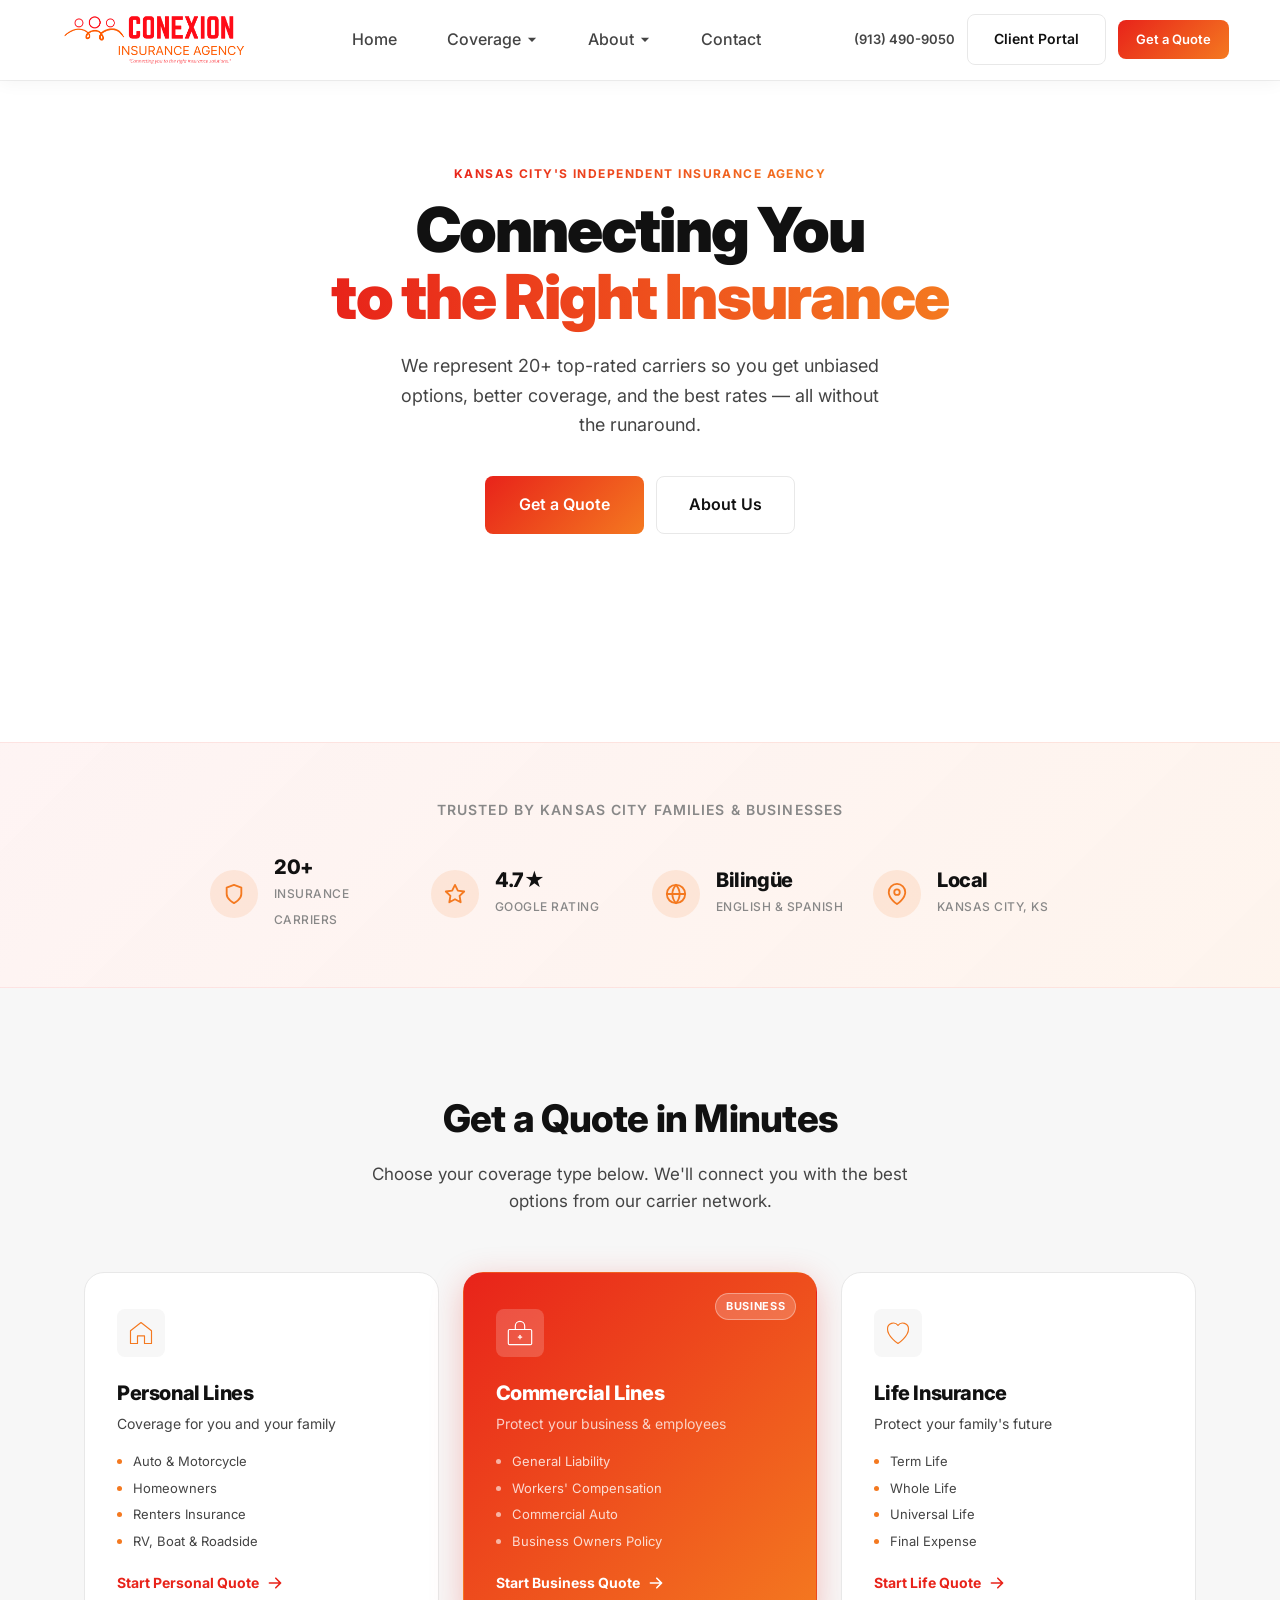
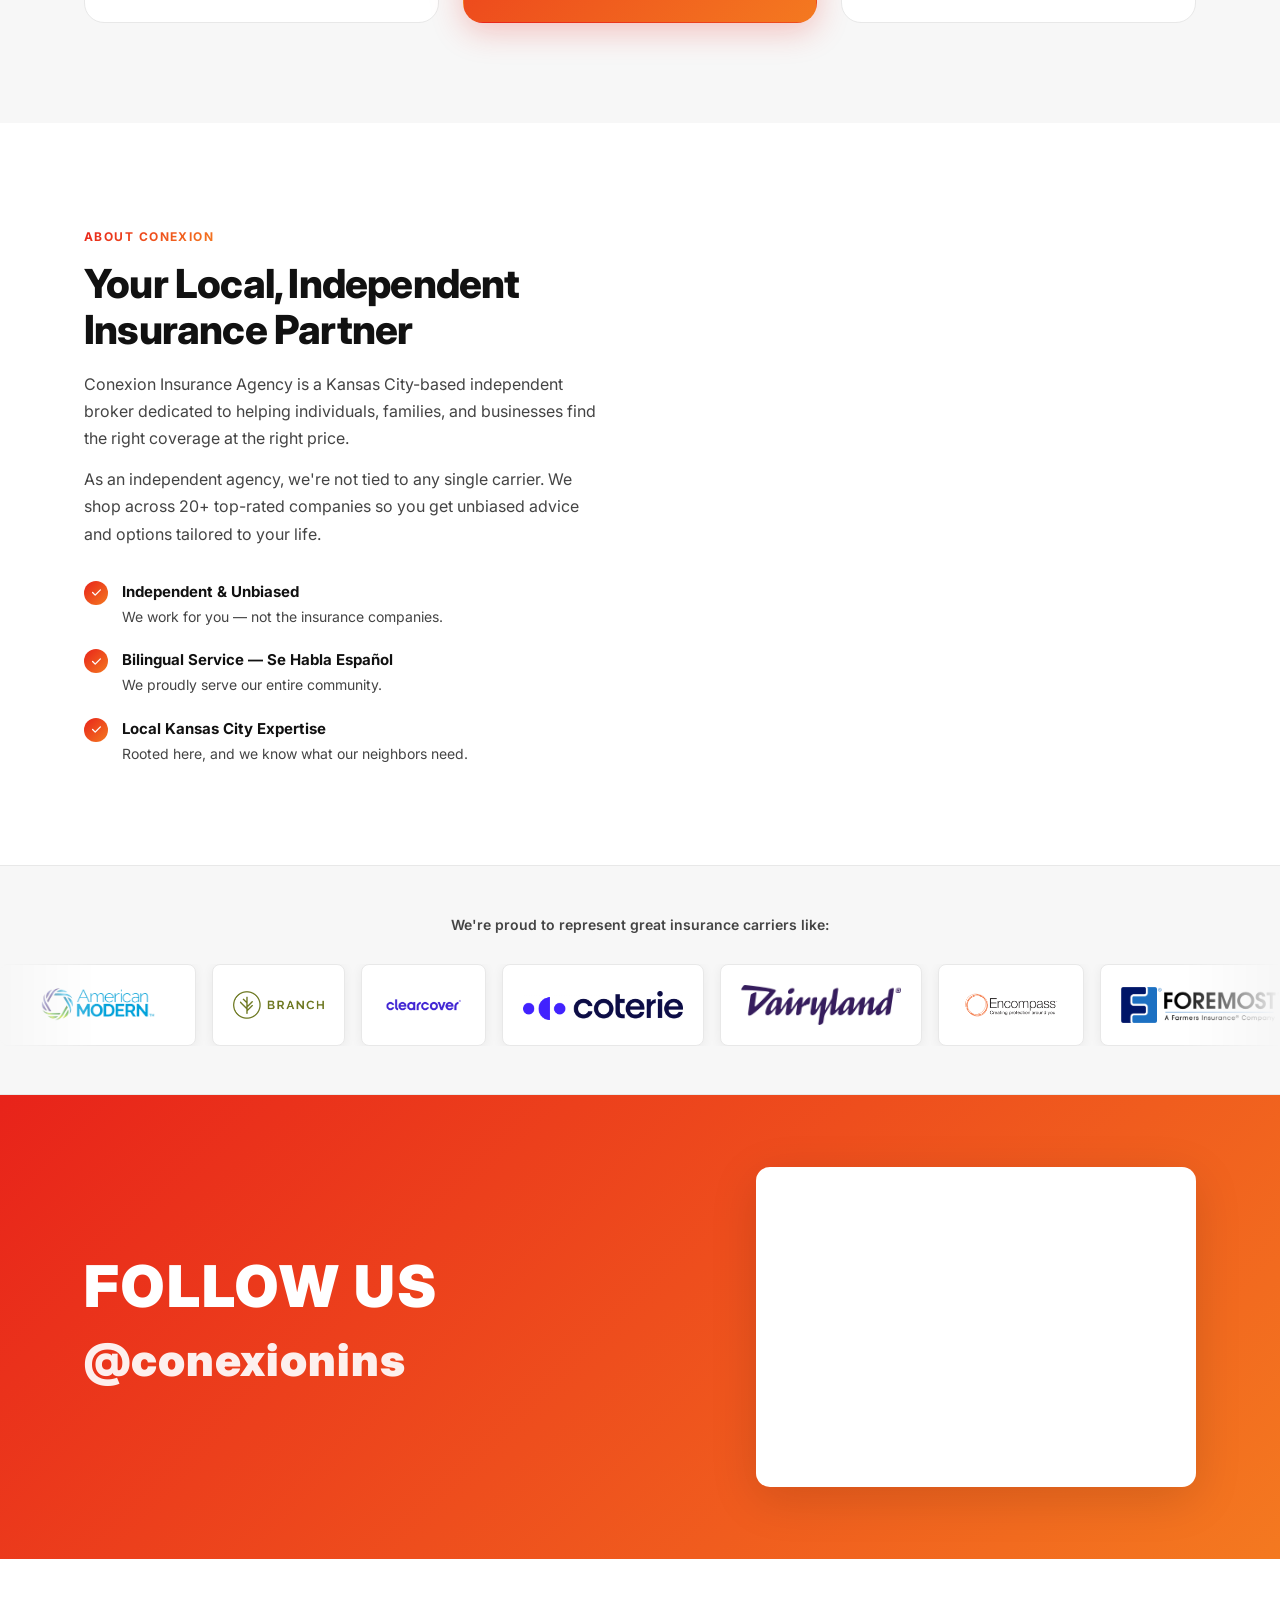
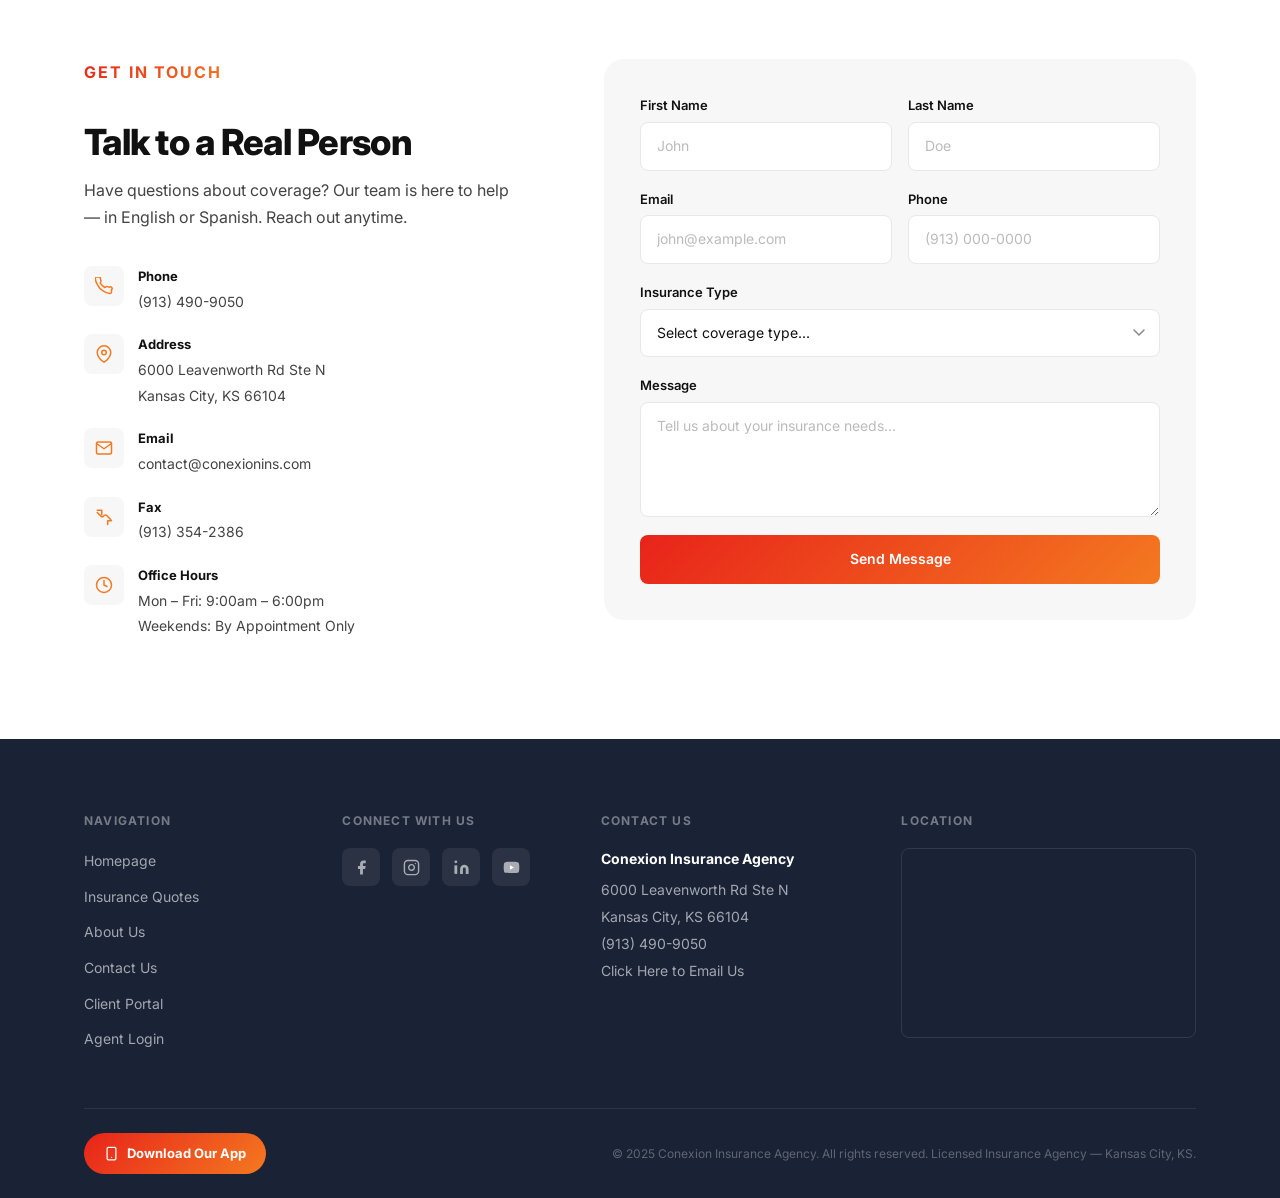
<file: index.html>
<!DOCTYPE html>
<html lang="en">
<head>
  <meta charset="UTF-8">
  <meta name="viewport" content="width=device-width, initial-scale=1.0">
  <title>Conexion Insurance Agency | Kansas City</title>
  <meta name="description" content="Conexion Insurance Agency — Connecting you to the right insurance solutions. Auto, Home, Business, and Life Insurance in Kansas City, KS.">
  <link rel="preconnect" href="https://fonts.googleapis.com">
  <link rel="preconnect" href="https://fonts.gstatic.com" crossorigin>
  <link href="https://fonts.googleapis.com/css2?family=Inter:ital,wght@0,300;0,400;0,500;0,600;0,700;0,800;0,900;1,400&display=swap" rel="stylesheet">
  <link rel="icon" type="image/svg+xml" href="favicon.svg">
  <link rel="stylesheet" href="styles.css">
</head>
<body>

  <div id="site-header"></div>

  <!-- ═══════════════════════════════════════════════
       HERO
  ════════════════════════════════════════════════ -->
  <section id="home" class="hero">
    <div class="hero-content">
      <p class="eyebrow">Kansas City's Independent Insurance Agency</p>
      <h1 class="hero-headline">
        <span style="white-space:nowrap">Connecting You</span><br>
        <span class="gradient-text">to the Right Insurance</span>
      </h1>
      <p class="hero-sub">
        We represent 20+ top-rated carriers so you get unbiased options, better coverage, and the best rates — all without the runaround.
      </p>
      <div class="hero-actions">
        <a href="#coverage" class="btn-primary btn-large">Get a Quote</a>
        <a href="#about" class="btn-ghost btn-large">About Us</a>
      </div>
    </div>

  </section>

  <!-- ═══════════════════════════════════════════════
       STATS BAR
  ════════════════════════════════════════════════ -->
  <section class="stats-bar">
    <div class="container">
      <p class="stats-bar__label">Trusted by Kansas City families &amp; businesses</p>
      <div class="stats-bar__grid">
        <div class="stat-item">
          <div class="stat-icon">
            <svg viewBox="0 0 24 24" fill="none" stroke="currentColor" stroke-width="2" stroke-linecap="round" stroke-linejoin="round"><path d="M12 22s8-4 8-10V5l-8-3-8 3v7c0 6 8 10 8 10z"/></svg>
          </div>
          <div>
            <strong>20+</strong>
            <span>Insurance Carriers</span>
          </div>
        </div>
        <div class="stat-item">
          <div class="stat-icon">
            <svg viewBox="0 0 24 24" fill="none" stroke="currentColor" stroke-width="2" stroke-linecap="round" stroke-linejoin="round"><polygon points="12 2 15.09 8.26 22 9.27 17 14.14 18.18 21.02 12 17.77 5.82 21.02 7 14.14 2 9.27 8.91 8.26 12 2"/></svg>
          </div>
          <div>
            <strong>4.7★</strong>
            <span>Google Rating</span>
          </div>
        </div>
        <div class="stat-item">
          <div class="stat-icon">
            <svg viewBox="0 0 24 24" fill="none" stroke="currentColor" stroke-width="2" stroke-linecap="round" stroke-linejoin="round"><circle cx="12" cy="12" r="10"/><line x1="2" y1="12" x2="22" y2="12"/><path d="M12 2a15.3 15.3 0 014 10 15.3 15.3 0 01-4 10 15.3 15.3 0 01-4-10 15.3 15.3 0 014-10z"/></svg>
          </div>
          <div>
            <strong>Bilingüe</strong>
            <span>English &amp; Spanish</span>
          </div>
        </div>
        <div class="stat-item">
          <div class="stat-icon">
            <svg viewBox="0 0 24 24" fill="none" stroke="currentColor" stroke-width="2" stroke-linecap="round" stroke-linejoin="round"><path d="M21 10c0 7-9 13-9 13s-9-6-9-13a9 9 0 0118 0z"/><circle cx="12" cy="10" r="3"/></svg>
          </div>
          <div>
            <strong>Local</strong>
            <span>Kansas City, KS</span>
          </div>
        </div>
      </div>
    </div>
  </section>

  <!-- ═══════════════════════════════════════════════
       QUOTE / COVERAGE SECTION
  ════════════════════════════════════════════════ -->
  <section id="coverage" class="coverage-section">
    <div class="container">
      <div class="section-header">
        <h2>Get a Quote in Minutes</h2>
        <p>Choose your coverage type below. We'll connect you with the best options from our carrier network.</p>
      </div>

      <div class="quote-grid">

        <!-- Personal Lines -->
        <a href="https://quote.quotamation.com/direct-quote/conexioninsurance"
           target="_blank" rel="noopener noreferrer"
           class="quote-card">
          <div class="quote-card__icon">
            <svg viewBox="0 0 48 48" fill="none" stroke="currentColor" stroke-width="2" stroke-linecap="round" stroke-linejoin="round">
              <path d="M6 20L24 6L42 20V42H30V29H18V42H6V20Z"/>
            </svg>
          </div>
          <div class="quote-card__body">
            <h3>Personal Lines</h3>
            <p>Coverage for you and your family</p>
            <ul class="coverage-list">
              <li>Auto &amp; Motorcycle</li>
              <li>Homeowners</li>
              <li>Renters Insurance</li>
              <li>RV, Boat &amp; Roadside</li>
            </ul>
          </div>
          <div class="quote-card__cta">
            Start Personal Quote
            <svg viewBox="0 0 20 20" fill="currentColor"><path fill-rule="evenodd" d="M10.293 3.293a1 1 0 011.414 0l6 6a1 1 0 010 1.414l-6 6a1 1 0 01-1.414-1.414L14.586 11H3a1 1 0 110-2h11.586l-4.293-4.293a1 1 0 010-1.414z" clip-rule="evenodd"/></svg>
          </div>
        </a>

        <!-- Commercial Lines (featured) -->
        <a href="https://form.1fort.com/argsshal"
           target="_blank" rel="noopener noreferrer"
           class="quote-card quote-card--featured">
          <div class="featured-tag">Business</div>
          <div class="quote-card__icon">
            <svg viewBox="0 0 48 48" fill="none" stroke="currentColor" stroke-width="2" stroke-linecap="round" stroke-linejoin="round">
              <rect x="4" y="18" width="40" height="26" rx="2"/>
              <path d="M16 18V12a8 8 0 0116 0v6"/>
              <line x1="24" y1="28" x2="24" y2="34"/>
              <line x1="21" y1="31" x2="27" y2="31"/>
            </svg>
          </div>
          <div class="quote-card__body">
            <h3>Commercial Lines</h3>
            <p>Protect your business &amp; employees</p>
            <ul class="coverage-list">
              <li>General Liability</li>
              <li>Workers' Compensation</li>
              <li>Commercial Auto</li>
              <li>Business Owners Policy</li>
            </ul>
          </div>
          <div class="quote-card__cta">
            Start Business Quote
            <svg viewBox="0 0 20 20" fill="currentColor"><path fill-rule="evenodd" d="M10.293 3.293a1 1 0 011.414 0l6 6a1 1 0 010 1.414l-6 6a1 1 0 01-1.414-1.414L14.586 11H3a1 1 0 110-2h11.586l-4.293-4.293a1 1 0 010-1.414z" clip-rule="evenodd"/></svg>
          </div>
        </a>

        <!-- Life Insurance -->
        <a href="https://app.back9ins.com/apply/ElisUmana"
           target="_blank" rel="noopener noreferrer"
           class="quote-card">
          <div class="quote-card__icon">
            <svg viewBox="0 0 48 48" fill="none" stroke="currentColor" stroke-width="2" stroke-linecap="round" stroke-linejoin="round">
              <path d="M24 42S6 30 6 17a10 10 0 0118-6 10 10 0 0118 6c0 13-18 25-18 25z"/>
            </svg>
          </div>
          <div class="quote-card__body">
            <h3>Life Insurance</h3>
            <p>Protect your family's future</p>
            <ul class="coverage-list">
              <li>Term Life</li>
              <li>Whole Life</li>
              <li>Universal Life</li>
              <li>Final Expense</li>
            </ul>
          </div>
          <div class="quote-card__cta">
            Start Life Quote
            <svg viewBox="0 0 20 20" fill="currentColor"><path fill-rule="evenodd" d="M10.293 3.293a1 1 0 011.414 0l6 6a1 1 0 010 1.414l-6 6a1 1 0 01-1.414-1.414L14.586 11H3a1 1 0 110-2h11.586l-4.293-4.293a1 1 0 010-1.414z" clip-rule="evenodd"/></svg>
          </div>
        </a>

      </div>
    </div>
  </section>

  <!-- ═══════════════════════════════════════════════
       ABOUT
  ════════════════════════════════════════════════ -->
  <section id="about" class="about-section">
    <div class="container">
      <div class="about-grid">

        <div class="about-content">
          <p class="eyebrow">About Conexion</p>
          <h2>Your Local, Independent Insurance Partner</h2>
          <p class="body-lg">Conexion Insurance Agency is a Kansas City-based independent broker dedicated to helping individuals, families, and businesses find the right coverage at the right price.</p>
          <p class="body-lg">As an independent agency, we're not tied to any single carrier. We shop across 20+ top-rated companies so you get unbiased advice and options tailored to your life.</p>

          <div class="about-features">
            <div class="about-feature">
              <div class="check-icon" aria-hidden="true">
                <svg viewBox="0 0 20 20" fill="currentColor"><path fill-rule="evenodd" d="M16.707 5.293a1 1 0 010 1.414l-8 8a1 1 0 01-1.414 0l-4-4a1 1 0 011.414-1.414L8 12.586l7.293-7.293a1 1 0 011.414 0z" clip-rule="evenodd"/></svg>
              </div>
              <div>
                <strong>Independent &amp; Unbiased</strong>
                <p>We work for you — not the insurance companies.</p>
              </div>
            </div>
            <div class="about-feature">
              <div class="check-icon" aria-hidden="true">
                <svg viewBox="0 0 20 20" fill="currentColor"><path fill-rule="evenodd" d="M16.707 5.293a1 1 0 010 1.414l-8 8a1 1 0 01-1.414 0l-4-4a1 1 0 011.414-1.414L8 12.586l7.293-7.293a1 1 0 011.414 0z" clip-rule="evenodd"/></svg>
              </div>
              <div>
                <strong>Bilingual Service — Se Habla Español</strong>
                <p>We proudly serve our entire community.</p>
              </div>
            </div>
            <div class="about-feature">
              <div class="check-icon" aria-hidden="true">
                <svg viewBox="0 0 20 20" fill="currentColor"><path fill-rule="evenodd" d="M16.707 5.293a1 1 0 010 1.414l-8 8a1 1 0 01-1.414 0l-4-4a1 1 0 011.414-1.414L8 12.586l7.293-7.293a1 1 0 011.414 0z" clip-rule="evenodd"/></svg>
              </div>
              <div>
                <strong>Local Kansas City Expertise</strong>
                <p>Rooted here, and we know what our neighbors need.</p>
              </div>
            </div>
          </div>
        </div>

        <div class="about-reviews">
          <script src="https://elfsightcdn.com/platform.js" async></script>
          <div class="elfsight-app-00452bff-cc9b-44c9-9ecc-24300dfd9341" data-elfsight-app-lazy></div>
        </div>

      </div>
    </div>
  </section>

  <!-- ═══════════════════════════════════════════════
       CARRIERS MARQUEE
  ════════════════════════════════════════════════ -->
  <section class="carriers-section">
    <p class="carriers-label">We're proud to represent great insurance carriers like:</p>
    <div class="marquee-track" aria-hidden="true">
      <div class="marquee-inner">
        <!-- Set 1 -->
        <div class="carrier-badge"><img src="logos/American-Modern.webp" alt="American Modern" loading="lazy"></div>
        <div class="carrier-badge"><img src="logos/branch-1.webp" alt="Branch" loading="lazy"></div>
        <div class="carrier-badge"><img src="logos/clearcover.png" alt="Clearcover" loading="lazy"></div>
        <div class="carrier-badge"><img src="logos/Coterie_Logo_Trans_FullColor-1024x185.png" alt="Coterie" loading="lazy"></div>
        <div class="carrier-badge"><img src="logos/DL_rgb_logo.png" alt="Dairyland" loading="lazy"></div>
        <div class="carrier-badge"><img src="logos/encompass.png" alt="Encompass" loading="lazy"></div>
        <div class="carrier-badge"><img src="logos/logos_0002_Foremost.png" alt="Foremost" loading="lazy"></div>
        <div class="carrier-badge"><img src="logos/berkshire-hathaway-specialty-logo.png" alt="Berkshire Hathaway" loading="lazy"></div>
        <div class="carrier-badge"><img src="logos/infinity-insurance-logo-png.png" alt="Infinity" loading="lazy"></div>
        <div class="carrier-badge"><img src="logos/kemper.png" alt="Kemper" loading="lazy"></div>
        <div class="carrier-badge"><img src="logos/Logo_of_Lemonade,_Inc.svg.png" alt="Lemonade" loading="lazy"></div>
        <div class="carrier-badge"><img src="logos/liberty mututal.png" alt="Liberty Mutual" loading="lazy"></div>
        <div class="carrier-badge"><img src="logos/National-General-Insurance-Logo-Vector.svg-.png" alt="National General" loading="lazy"></div>
        <div class="carrier-badge"><img src="logos/Nationwide-Insurance-Logo.png" alt="Nationwide" loading="lazy"></div>
        <div class="carrier-badge"><img src="logos/pie.webp" alt="Pie" loading="lazy"></div>
        <div class="carrier-badge"><img src="logos/progressive.png" alt="Progressive" loading="lazy"></div>
        <div class="carrier-badge"><img src="logos/safeco.png" alt="Safeco" loading="lazy"></div>
        <div class="carrier-badge"><img src="logos/stateauto.webp" alt="State Auto" loading="lazy"></div>
        <div class="carrier-badge"><img src="logos/The_Hartford_Financial_Services_Group_logo.svg.png" alt="The Hartford" loading="lazy"></div>
        <div class="carrier-badge"><img src="logos/travelers.png" alt="Travelers" loading="lazy"></div>
        <!-- Set 2 (duplicate for seamless loop) -->
        <div class="carrier-badge"><img src="logos/American-Modern.webp" alt="American Modern" loading="lazy"></div>
        <div class="carrier-badge"><img src="logos/branch-1.webp" alt="Branch" loading="lazy"></div>
        <div class="carrier-badge"><img src="logos/clearcover.png" alt="Clearcover" loading="lazy"></div>
        <div class="carrier-badge"><img src="logos/Coterie_Logo_Trans_FullColor-1024x185.png" alt="Coterie" loading="lazy"></div>
        <div class="carrier-badge"><img src="logos/DL_rgb_logo.png" alt="Dairyland" loading="lazy"></div>
        <div class="carrier-badge"><img src="logos/encompass.png" alt="Encompass" loading="lazy"></div>
        <div class="carrier-badge"><img src="logos/logos_0002_Foremost.png" alt="Foremost" loading="lazy"></div>
        <div class="carrier-badge"><img src="logos/berkshire-hathaway-specialty-logo.png" alt="Berkshire Hathaway" loading="lazy"></div>
        <div class="carrier-badge"><img src="logos/infinity-insurance-logo-png.png" alt="Infinity" loading="lazy"></div>
        <div class="carrier-badge"><img src="logos/kemper.png" alt="Kemper" loading="lazy"></div>
        <div class="carrier-badge"><img src="logos/Logo_of_Lemonade,_Inc.svg.png" alt="Lemonade" loading="lazy"></div>
        <div class="carrier-badge"><img src="logos/liberty mututal.png" alt="Liberty Mutual" loading="lazy"></div>
        <div class="carrier-badge"><img src="logos/National-General-Insurance-Logo-Vector.svg-.png" alt="National General" loading="lazy"></div>
        <div class="carrier-badge"><img src="logos/Nationwide-Insurance-Logo.png" alt="Nationwide" loading="lazy"></div>
        <div class="carrier-badge"><img src="logos/pie.webp" alt="Pie" loading="lazy"></div>
        <div class="carrier-badge"><img src="logos/progressive.png" alt="Progressive" loading="lazy"></div>
        <div class="carrier-badge"><img src="logos/safeco.png" alt="Safeco" loading="lazy"></div>
        <div class="carrier-badge"><img src="logos/stateauto.webp" alt="State Auto" loading="lazy"></div>
        <div class="carrier-badge"><img src="logos/The_Hartford_Financial_Services_Group_logo.svg.png" alt="The Hartford" loading="lazy"></div>
        <div class="carrier-badge"><img src="logos/travelers.png" alt="Travelers" loading="lazy"></div>
      </div>
    </div>
  </section>

  <!-- ═══════════════════════════════════════════════
       INSTAGRAM
  ════════════════════════════════════════════════ -->
  <section class="instagram-section">
    <div class="container">
      <div class="instagram-inner">

        <div class="instagram-cta">
          <p class="instagram-follow">FOLLOW US</p>
          <a href="https://www.instagram.com/conexionins/" target="_blank" rel="noopener" class="instagram-handle">@conexionins</a>
        </div>

        <div class="instagram-embed-wrap">
          <iframe class="instagram-media" src="https://www.instagram.com/conexionins/embed/?cr=1&v=13&wp=438&rd=https%3A%2F%2Fwww.conexionins.com" allowtransparency="true" allowfullscreen="true" frameborder="0" scrolling="no"></iframe>
        </div>

      </div>
    </div>
  </section>

  <!-- ═══════════════════════════════════════════════
       CONTACT
  ════════════════════════════════════════════════ -->
  <section id="contact" class="contact-section">
    <div class="container">
      <div class="contact-grid">

        <div class="contact-info">
          <p class="eyebrow">Get in Touch</p>
          <h2>Talk to a Real Person</h2>
          <p>Have questions about coverage? Our team is here to help — in English or Spanish. Reach out anytime.</p>

          <div class="contact-details">
            <a href="tel:9134909050" class="contact-item">
              <div class="contact-item__icon">
                <svg viewBox="0 0 24 24" fill="none" stroke="currentColor" stroke-width="2" stroke-linecap="round" stroke-linejoin="round"><path d="M22 16.92v3a2 2 0 01-2.18 2 19.79 19.79 0 01-8.63-3.07A19.5 19.5 0 013.07 9.8 19.79 19.79 0 01.22 1.22 2 2 0 012.18 0h3a2 2 0 012 1.72c.127.96.361 1.903.7 2.81a2 2 0 01-.45 2.11L6.91 7.91a16 16 0 006.06 6.06l1.27-.63a2 2 0 012.11-.45c.907.339 1.85.573 2.81.7A2 2 0 0122 16.92z"/></svg>
              </div>
              <div>
                <strong>Phone</strong>
                <span>(913) 490-9050</span>
              </div>
            </a>
            <div class="contact-item">
              <div class="contact-item__icon">
                <svg viewBox="0 0 24 24" fill="none" stroke="currentColor" stroke-width="2" stroke-linecap="round" stroke-linejoin="round"><path d="M21 10c0 7-9 13-9 13s-9-6-9-13a9 9 0 0118 0z"/><circle cx="12" cy="10" r="3"/></svg>
              </div>
              <div>
                <strong>Address</strong>
                <span>6000 Leavenworth Rd Ste N<br>Kansas City, KS 66104</span>
              </div>
            </div>
            <a href="mailto:contact@conexionins.com" class="contact-item">
              <div class="contact-item__icon">
                <svg viewBox="0 0 24 24" fill="none" stroke="currentColor" stroke-width="2" stroke-linecap="round" stroke-linejoin="round"><path d="M4 4h16c1.1 0 2 .9 2 2v12c0 1.1-.9 2-2 2H4c-1.1 0-2-.9-2-2V6c0-1.1.9-2 2-2z"/><polyline points="22,6 12,13 2,6"/></svg>
              </div>
              <div>
                <strong>Email</strong>
                <span>contact@conexionins.com</span>
              </div>
            </a>
            <div class="contact-item">
              <div class="contact-item__icon">
                <svg viewBox="0 0 24 24" fill="none" stroke="currentColor" stroke-width="2" stroke-linecap="round" stroke-linejoin="round"><polyline points="22 16.92 16.92 16.92 16.92 22"/><path d="M21 15.46l-5.69-5.69a2 2 0 00-2.83 0l-1.42 1.41a2 2 0 01-2.83 0L3 6"/><path d="M3 3h6v6"/></svg>
              </div>
              <div>
                <strong>Fax</strong>
                <span>(913) 354-2386</span>
              </div>
            </div>
            <div class="contact-item">
              <div class="contact-item__icon">
                <svg viewBox="0 0 24 24" fill="none" stroke="currentColor" stroke-width="2" stroke-linecap="round" stroke-linejoin="round"><circle cx="12" cy="12" r="10"/><polyline points="12 6 12 12 16 14"/></svg>
              </div>
              <div>
                <strong>Office Hours</strong>
                <span>Mon – Fri: 9:00am – 6:00pm<br>Weekends: By Appointment Only</span>
              </div>
            </div>
          </div>
        </div>

        <div class="contact-form-wrap">
          <form id="contact-form" class="contact-form" novalidate>
            <div class="form-row">
              <div class="form-group">
                <label for="firstName">First Name</label>
                <input type="text" id="firstName" name="firstName" required placeholder="John" autocomplete="given-name">
              </div>
              <div class="form-group">
                <label for="lastName">Last Name</label>
                <input type="text" id="lastName" name="lastName" required placeholder="Doe" autocomplete="family-name">
              </div>
            </div>
            <div class="form-row">
              <div class="form-group">
                <label for="email">Email</label>
                <input type="email" id="email" name="email" required placeholder="john@example.com" autocomplete="email">
              </div>
              <div class="form-group">
                <label for="phone">Phone</label>
                <input type="tel" id="phone" name="phone" placeholder="(913) 000-0000" autocomplete="tel">
              </div>
            </div>
            <div class="form-group">
              <label for="insuranceType">Insurance Type</label>
              <select id="insuranceType" name="insuranceType">
                <option value="">Select coverage type...</option>
                <option value="personal">Personal Lines (Auto / Home)</option>
                <option value="commercial">Commercial Lines (Business)</option>
                <option value="life">Life Insurance</option>
                <option value="other">Other / Not Sure</option>
              </select>
            </div>
            <div class="form-group">
              <label for="message">Message</label>
              <textarea id="message" name="message" rows="4" placeholder="Tell us about your insurance needs..."></textarea>
            </div>
            <button type="submit" class="btn-primary btn-full" id="form-submit">
              <span class="btn-text">Send Message</span>
              <span class="btn-loading" hidden>Sending...</span>
            </button>
            <div id="form-success" class="form-feedback form-success" hidden>
              <svg viewBox="0 0 24 24" fill="none" stroke="currentColor" stroke-width="2"><path d="M22 11.08V12a10 10 0 11-5.93-9.14"/><path d="M22 4L12 14.01l-3-3"/></svg>
              Thank you! We'll be in touch within one business day.
            </div>
            <div id="form-error" class="form-feedback form-error" hidden>
              Something went wrong. Please call us at <a href="tel:9134909050">(913) 490-9050</a>.
            </div>
          </form>
        </div>

      </div>
    </div>
  </section>

  <div id="site-footer"></div>

  <script src="components.js"></script>
  <script src="script.js"></script>
</body>
</html>
</file>
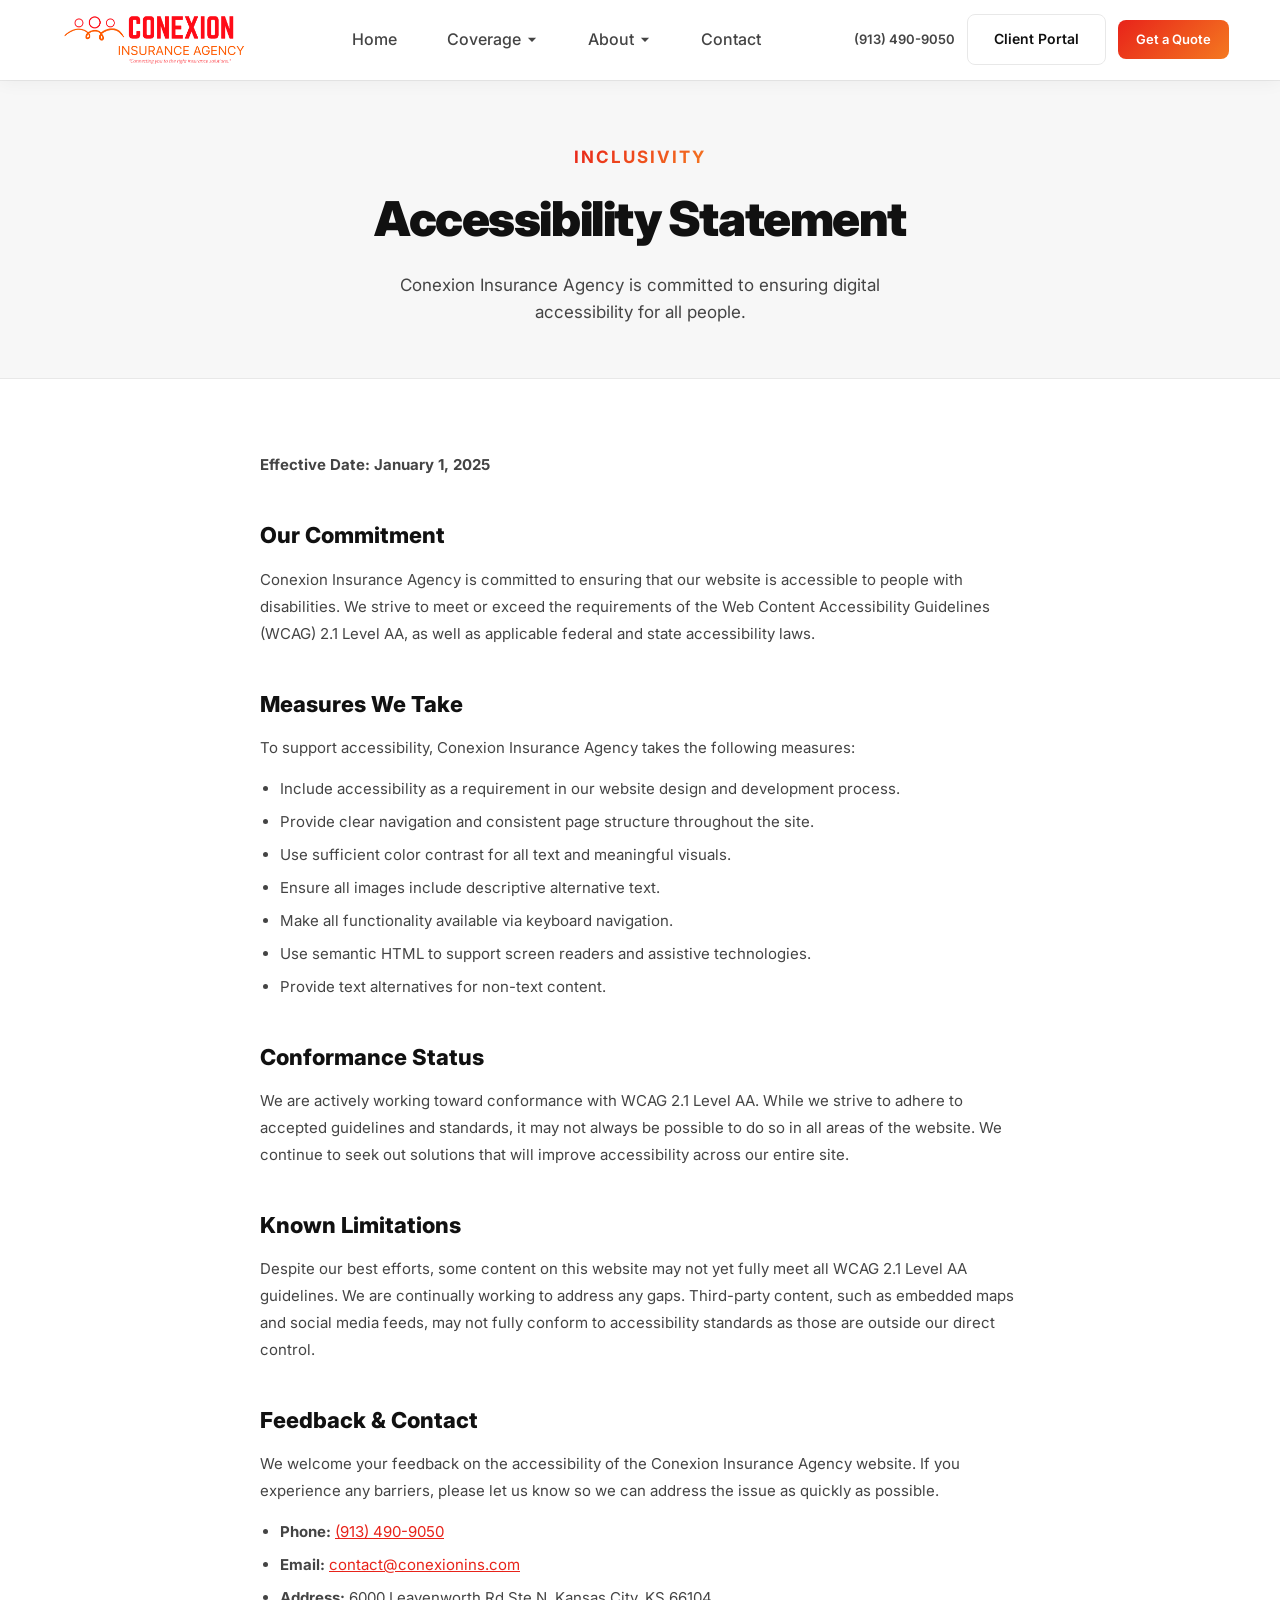
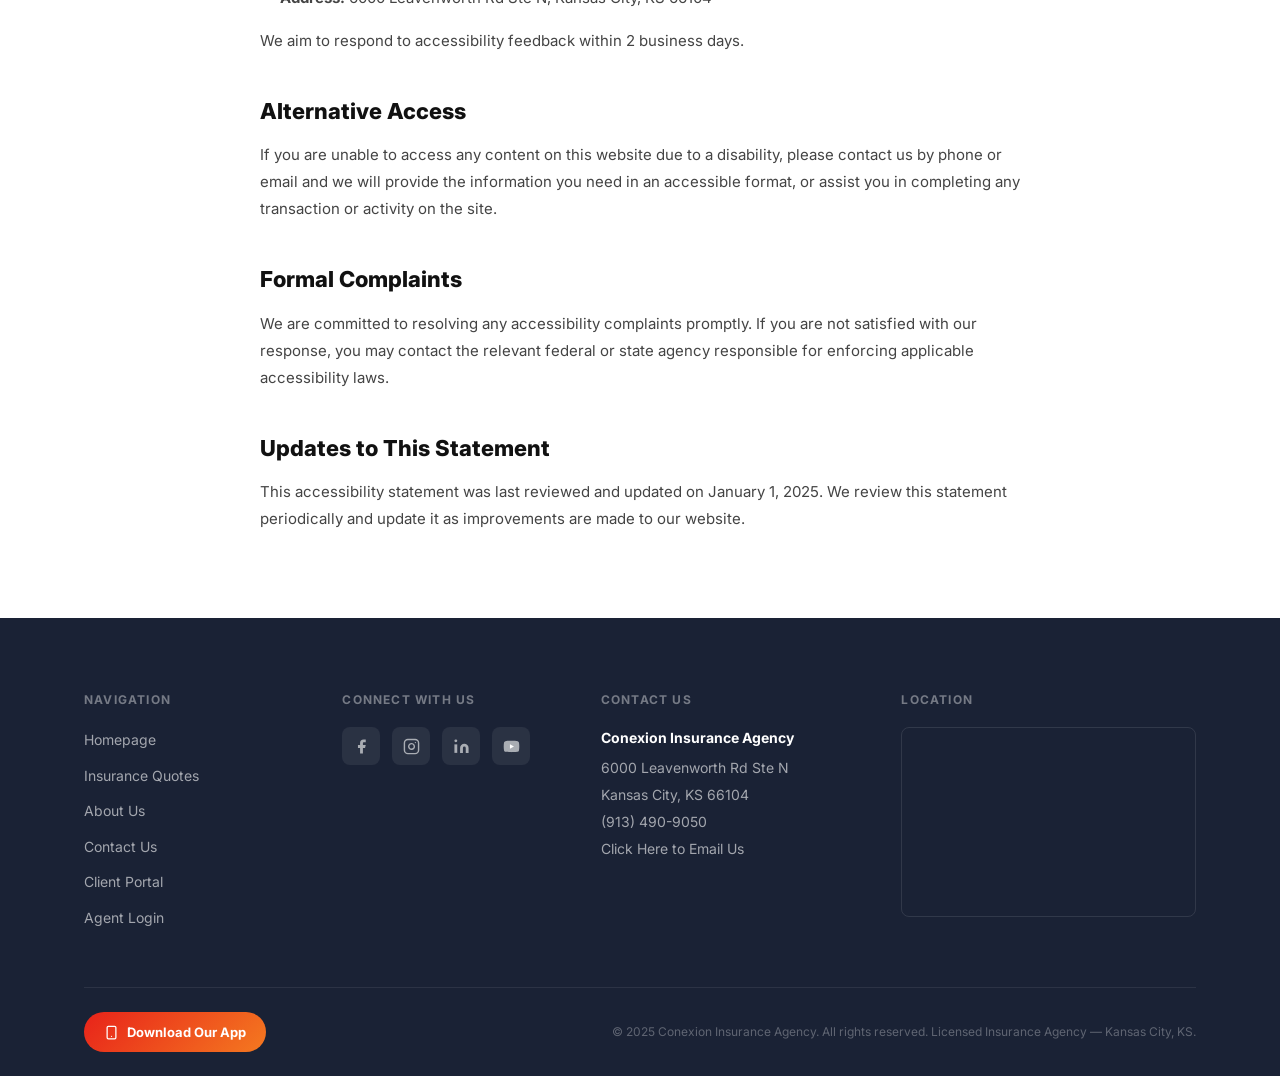
<file: accessibility-statement.html>
<!DOCTYPE html>
<html lang="en">
<head>
  <meta charset="UTF-8">
  <meta name="viewport" content="width=device-width, initial-scale=1.0">
  <title>Accessibility Statement | Conexion Insurance Agency</title>
  <meta name="description" content="Accessibility statement for Conexion Insurance Agency. We are committed to making our website accessible to everyone.">
  <link rel="preconnect" href="https://fonts.googleapis.com">
  <link rel="preconnect" href="https://fonts.gstatic.com" crossorigin>
  <link href="https://fonts.googleapis.com/css2?family=Inter:ital,wght@0,300;0,400;0,500;0,600;0,700;0,800;0,900;1,400&display=swap" rel="stylesheet">
  <link rel="icon" type="image/svg+xml" href="favicon.svg">
  <link rel="stylesheet" href="styles.css">
</head>
<body>

  <div id="site-header"></div>

  <main class="subpage-main">
    <div class="subpage-hero">
      <div class="container">
        <p class="eyebrow">Inclusivity</p>
        <h1>Accessibility Statement</h1>
        <p>Conexion Insurance Agency is committed to ensuring digital accessibility for all people.</p>
      </div>
    </div>

    <div class="subpage-content">
      <div class="container">
        <div class="prose">
          <p><strong>Effective Date: January 1, 2025</strong></p>

          <h2>Our Commitment</h2>
          <p>Conexion Insurance Agency is committed to ensuring that our website is accessible to people with disabilities. We strive to meet or exceed the requirements of the Web Content Accessibility Guidelines (WCAG) 2.1 Level AA, as well as applicable federal and state accessibility laws.</p>

          <h2>Measures We Take</h2>
          <p>To support accessibility, Conexion Insurance Agency takes the following measures:</p>
          <ul>
            <li>Include accessibility as a requirement in our website design and development process.</li>
            <li>Provide clear navigation and consistent page structure throughout the site.</li>
            <li>Use sufficient color contrast for all text and meaningful visuals.</li>
            <li>Ensure all images include descriptive alternative text.</li>
            <li>Make all functionality available via keyboard navigation.</li>
            <li>Use semantic HTML to support screen readers and assistive technologies.</li>
            <li>Provide text alternatives for non-text content.</li>
          </ul>

          <h2>Conformance Status</h2>
          <p>We are actively working toward conformance with WCAG 2.1 Level AA. While we strive to adhere to accepted guidelines and standards, it may not always be possible to do so in all areas of the website. We continue to seek out solutions that will improve accessibility across our entire site.</p>

          <h2>Known Limitations</h2>
          <p>Despite our best efforts, some content on this website may not yet fully meet all WCAG 2.1 Level AA guidelines. We are continually working to address any gaps. Third-party content, such as embedded maps and social media feeds, may not fully conform to accessibility standards as those are outside our direct control.</p>

          <h2>Feedback & Contact</h2>
          <p>We welcome your feedback on the accessibility of the Conexion Insurance Agency website. If you experience any barriers, please let us know so we can address the issue as quickly as possible.</p>
          <ul>
            <li><strong>Phone:</strong> <a href="tel:9134909050">(913) 490-9050</a></li>
            <li><strong>Email:</strong> <a href="mailto:contact@conexionins.com">contact@conexionins.com</a></li>
            <li><strong>Address:</strong> 6000 Leavenworth Rd Ste N, Kansas City, KS 66104</li>
          </ul>
          <p>We aim to respond to accessibility feedback within 2 business days.</p>

          <h2>Alternative Access</h2>
          <p>If you are unable to access any content on this website due to a disability, please contact us by phone or email and we will provide the information you need in an accessible format, or assist you in completing any transaction or activity on the site.</p>

          <h2>Formal Complaints</h2>
          <p>We are committed to resolving any accessibility complaints promptly. If you are not satisfied with our response, you may contact the relevant federal or state agency responsible for enforcing applicable accessibility laws.</p>

          <h2>Updates to This Statement</h2>
          <p>This accessibility statement was last reviewed and updated on January 1, 2025. We review this statement periodically and update it as improvements are made to our website.</p>
        </div>
      </div>
    </div>
  </main>

  <div id="site-footer"></div>

  <script src="components.js"></script>
  <script src="script.js"></script>
</body>
</html>
</file>
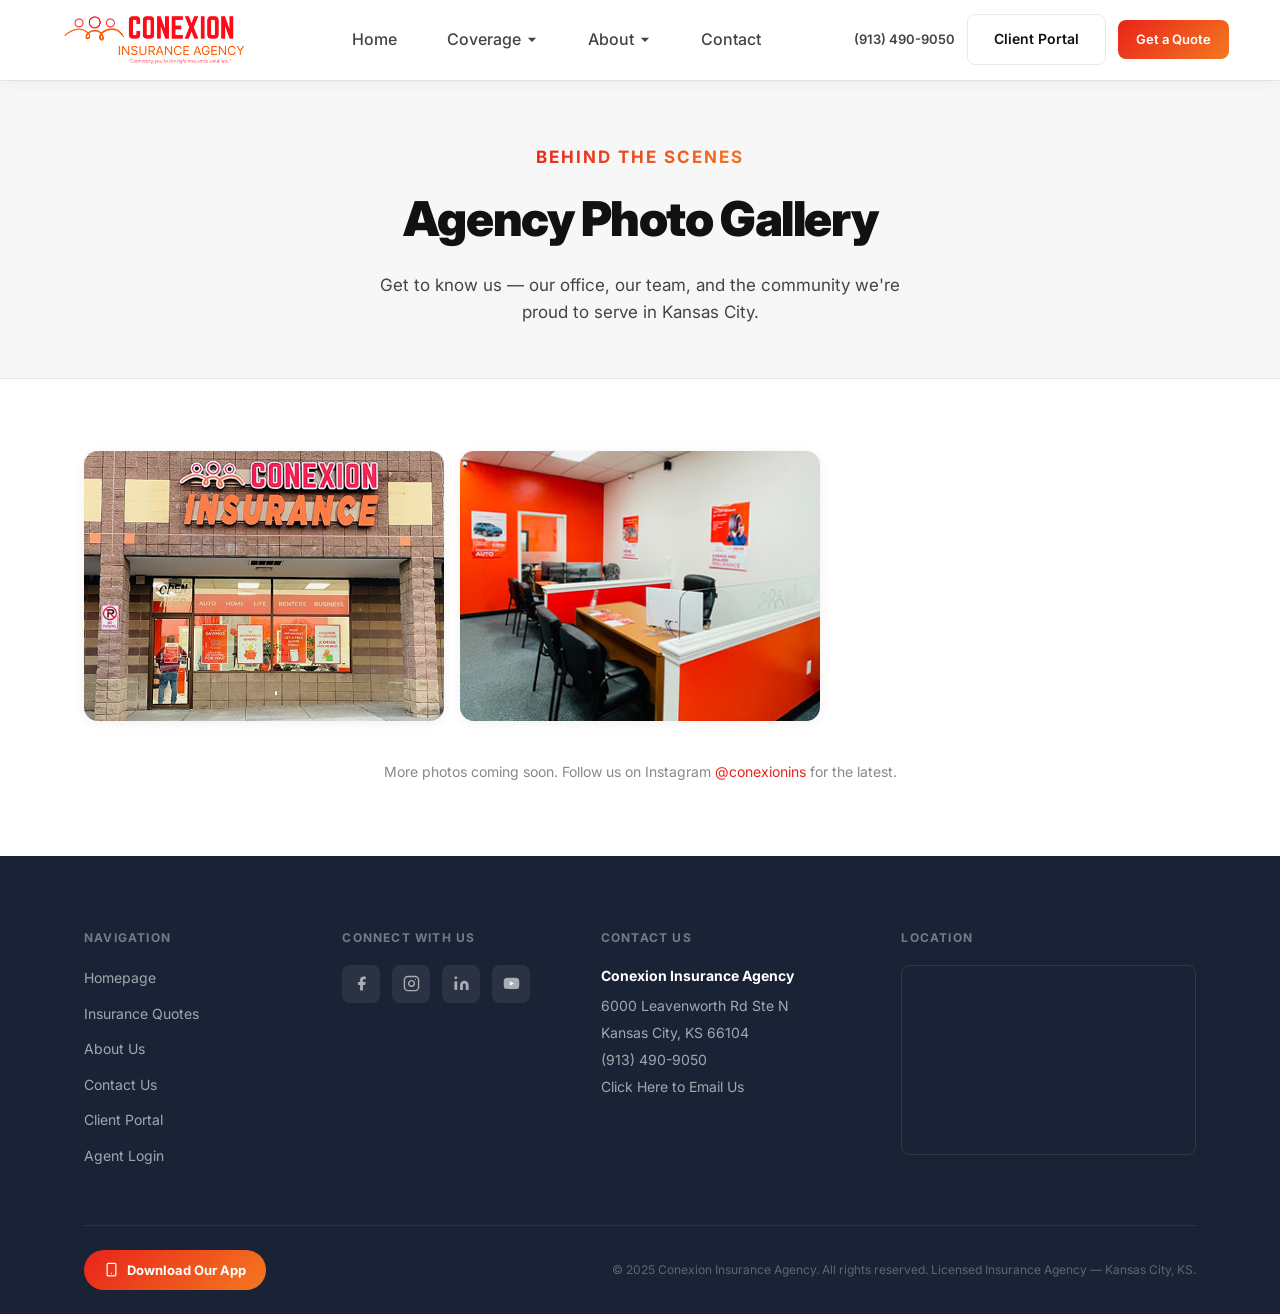
<file: agency-photo-gallery.html>
<!DOCTYPE html>
<html lang="en">
<head>
  <meta charset="UTF-8">
  <meta name="viewport" content="width=device-width, initial-scale=1.0">
  <title>Photo Gallery | Conexion Insurance Agency</title>
  <meta name="description" content="Take a look inside Conexion Insurance Agency — our team, our office, and our community in Kansas City, KS.">
  <link rel="preconnect" href="https://fonts.googleapis.com">
  <link rel="preconnect" href="https://fonts.gstatic.com" crossorigin>
  <link href="https://fonts.googleapis.com/css2?family=Inter:ital,wght@0,300;0,400;0,500;0,600;0,700;0,800;0,900;1,400&display=swap" rel="stylesheet">
  <link rel="icon" type="image/svg+xml" href="favicon.svg">
  <link rel="stylesheet" href="styles.css">
</head>
<body>

  <div id="site-header"></div>

  <main class="subpage-main">
    <div class="subpage-hero">
      <div class="container">
        <p class="eyebrow">Behind the Scenes</p>
        <h1>Agency Photo Gallery</h1>
        <p>Get to know us — our office, our team, and the community we're proud to serve in Kansas City.</p>
      </div>
    </div>

    <div class="subpage-content">
      <div class="container">
        <div class="gallery-grid">
          <img src="Images/outside.jpg" alt="Conexion Insurance Agency exterior">
          <img src="Images/office.jpg" alt="Conexion Insurance Agency office interior">
          <!-- Add more photos by placing image files in the Images/ folder and adding them here -->
          <!-- Example: <img src="Images/team.jpg" alt="Our team"> -->
        </div>

        <p style="text-align:center;margin-top:40px;color:var(--muted);font-size:14px;">More photos coming soon. Follow us on Instagram <a href="https://www.instagram.com/conexionins/" target="_blank" rel="noopener" style="color:var(--red);">@conexionins</a> for the latest.</p>
      </div>
    </div>
  </main>

  <div id="site-footer"></div>

  <script src="components.js"></script>
  <script src="script.js"></script>
</body>
</html>
</file>
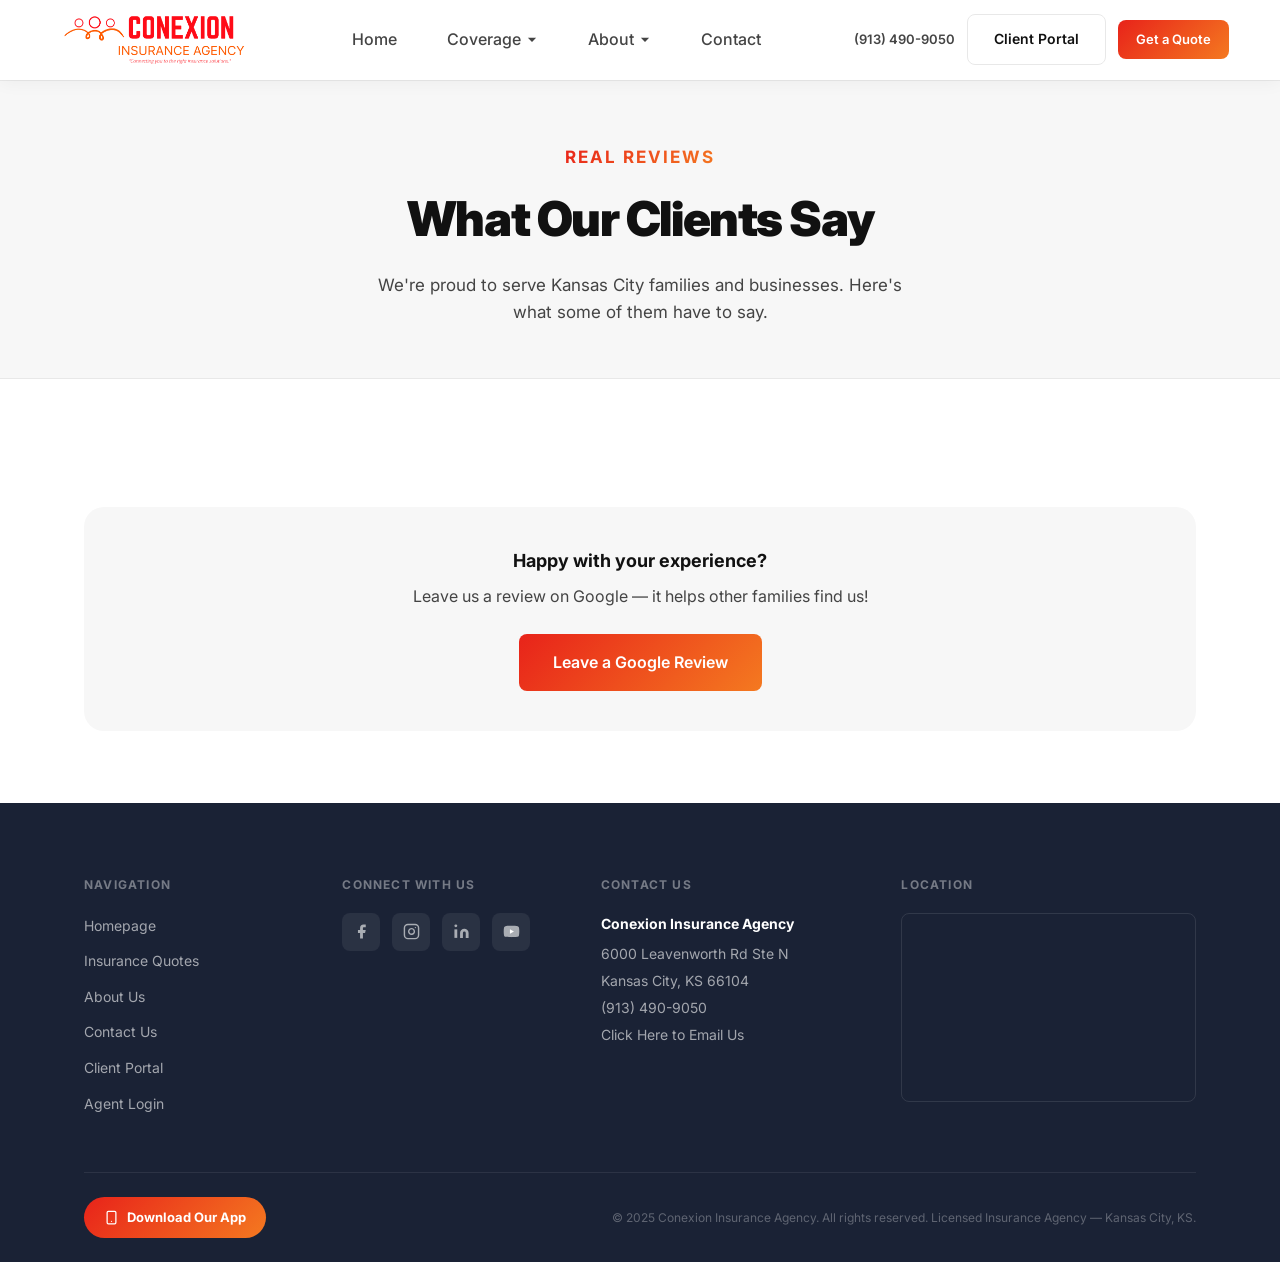
<file: client-testimonials.html>
<!DOCTYPE html>
<html lang="en">
<head>
  <meta charset="UTF-8">
  <meta name="viewport" content="width=device-width, initial-scale=1.0">
  <title>Client Testimonials | Conexion Insurance Agency</title>
  <meta name="description" content="See what Kansas City clients say about Conexion Insurance Agency. Real reviews from real people we've helped find the right coverage.">
  <link rel="preconnect" href="https://fonts.googleapis.com">
  <link rel="preconnect" href="https://fonts.gstatic.com" crossorigin>
  <link href="https://fonts.googleapis.com/css2?family=Inter:ital,wght@0,300;0,400;0,500;0,600;0,700;0,800;0,900;1,400&display=swap" rel="stylesheet">
  <link rel="icon" type="image/svg+xml" href="favicon.svg">
  <link rel="stylesheet" href="styles.css">
</head>
<body>

  <div id="site-header"></div>

  <main class="subpage-main">
    <div class="subpage-hero">
      <div class="container">
        <p class="eyebrow">Real Reviews</p>
        <h1>What Our Clients Say</h1>
        <p>We're proud to serve Kansas City families and businesses. Here's what some of them have to say.</p>
      </div>
    </div>

    <div class="subpage-content">
      <div class="container">

        <script src="https://elfsightcdn.com/platform.js" async></script>
        <div class="elfsight-app-00452bff-cc9b-44c9-9ecc-24300dfd9341" data-elfsight-app-lazy></div>

        <div style="text-align:center;margin-top:56px;padding:40px;background:var(--bg-soft);border-radius:var(--radius-lg);">
          <p style="font-size:18px;font-weight:700;color:var(--ink);margin-bottom:8px;">Happy with your experience?</p>
          <p style="color:var(--ink-light);margin-bottom:24px;">Leave us a review on Google — it helps other families find us!</p>
          <a href="https://www.google.com/maps/place/Conexion+Insurance+Agency" target="_blank" rel="noopener" class="btn-primary btn-large">Leave a Google Review</a>
        </div>
      </div>
    </div>
  </main>

  <div id="site-footer"></div>

  <script src="components.js"></script>
  <script src="script.js"></script>
</body>
</html>
</file>
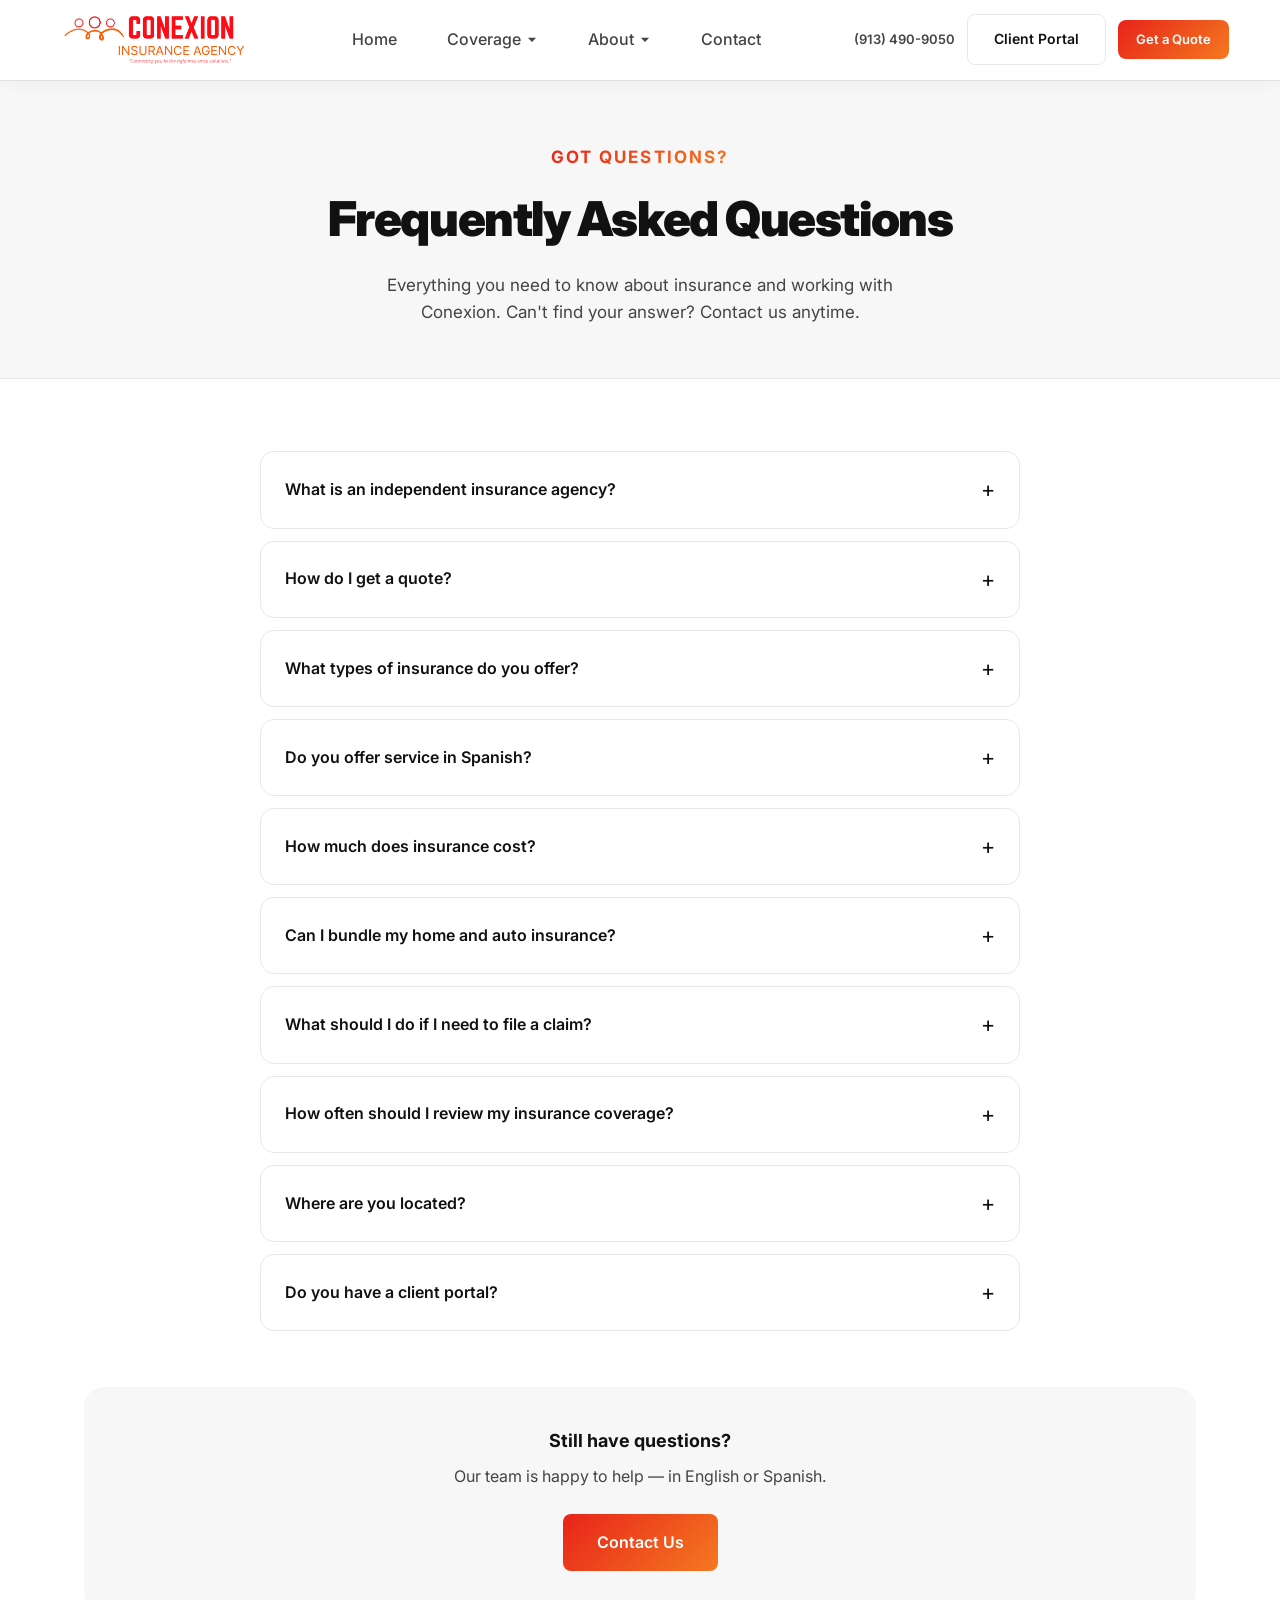
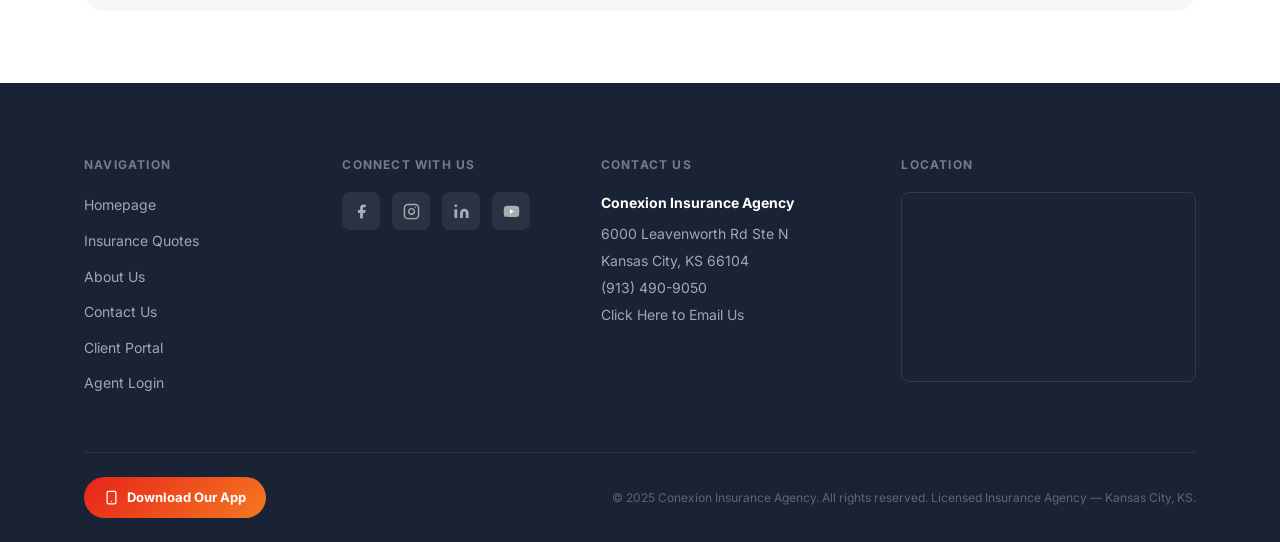
<file: faq.html>
<!DOCTYPE html>
<html lang="en">
<head>
  <meta charset="UTF-8">
  <meta name="viewport" content="width=device-width, initial-scale=1.0">
  <title>FAQ | Conexion Insurance Agency</title>
  <meta name="description" content="Frequently asked questions about insurance coverage, quotes, and working with Conexion Insurance Agency in Kansas City, KS.">
  <link rel="preconnect" href="https://fonts.googleapis.com">
  <link rel="preconnect" href="https://fonts.gstatic.com" crossorigin>
  <link href="https://fonts.googleapis.com/css2?family=Inter:ital,wght@0,300;0,400;0,500;0,600;0,700;0,800;0,900;1,400&display=swap" rel="stylesheet">
  <link rel="icon" type="image/svg+xml" href="favicon.svg">
  <link rel="stylesheet" href="styles.css">
</head>
<body>

  <div id="site-header"></div>

  <main class="subpage-main">
    <div class="subpage-hero">
      <div class="container">
        <p class="eyebrow">Got Questions?</p>
        <h1>Frequently Asked Questions</h1>
        <p>Everything you need to know about insurance and working with Conexion. Can't find your answer? <a href="index.html#contact" style="color:var(--primary)">Contact us</a> anytime.</p>
      </div>
    </div>

    <div class="subpage-content">
      <div class="container">
        <div class="faq-list">

          <details class="faq-item">
            <summary class="faq-question">What is an independent insurance agency?</summary>
            <div class="faq-answer">
              <p>An independent agency like Conexion represents multiple insurance carriers — not just one. That means we shop around on your behalf and compare options from 20+ top-rated companies to find you the best coverage at the best price. We work for you, not the insurance company.</p>
            </div>
          </details>

          <details class="faq-item">
            <summary class="faq-question">How do I get a quote?</summary>
            <div class="faq-answer">
              <p>It's easy — just click <a href="index.html#coverage">Get a Quote</a> on our website, choose your coverage type, and fill out the form. You can also call us at <a href="tel:9134909050">(913) 490-9050</a> and we'll walk you through everything. Most quotes take less than 10 minutes.</p>
            </div>
          </details>

          <details class="faq-item">
            <summary class="faq-question">What types of insurance do you offer?</summary>
            <div class="faq-answer">
              <p>We offer a wide range of personal and commercial coverage, including:</p>
              <ul>
                <li>Auto & Motorcycle Insurance</li>
                <li>Homeowners & Renters Insurance</li>
                <li>Business & Commercial Insurance</li>
                <li>Workers' Compensation</li>
                <li>Life Insurance (Term, Whole, Universal)</li>
                <li>RV, Boat & Roadside Assistance</li>
                <li>Umbrella Insurance</li>
              </ul>
            </div>
          </details>

          <details class="faq-item">
            <summary class="faq-question">Do you offer service in Spanish?</summary>
            <div class="faq-answer">
              <p>Yes! We are a fully bilingual agency — English and Spanish. We proudly serve the entire Kansas City community and want to make sure everyone fully understands their coverage. Se habla español.</p>
            </div>
          </details>

          <details class="faq-item">
            <summary class="faq-question">How much does insurance cost?</summary>
            <div class="faq-answer">
              <p>The cost depends on many factors — your location, driving history, the type of coverage, and more. Because we work with 20+ carriers, we're often able to find rates that beat what you're currently paying. The best way to find out is to <a href="index.html#coverage">get a free quote</a> — there's no obligation.</p>
            </div>
          </details>

          <details class="faq-item">
            <summary class="faq-question">Can I bundle my home and auto insurance?</summary>
            <div class="faq-answer">
              <p>Absolutely. Bundling your home and auto insurance is one of the easiest ways to save money. Many of our carriers offer significant multi-policy discounts. We'll compare bundled vs. separate options to make sure you're getting the best deal either way.</p>
            </div>
          </details>

          <details class="faq-item">
            <summary class="faq-question">What should I do if I need to file a claim?</summary>
            <div class="faq-answer">
              <p>You can file a claim directly with your insurance carrier — we'll provide you with their contact information when you get your policy. You're also welcome to call our office at <a href="tel:9134909050">(913) 490-9050</a> and we'll help guide you through the process.</p>
            </div>
          </details>

          <details class="faq-item">
            <summary class="faq-question">How often should I review my insurance coverage?</summary>
            <div class="faq-answer">
              <p>We recommend reviewing your coverage at least once a year, or any time you have a major life change — like buying a home, getting married, having a child, or starting a business. Your needs change, and your coverage should too. We're happy to do a free review anytime.</p>
            </div>
          </details>

          <details class="faq-item">
            <summary class="faq-question">Where are you located?</summary>
            <div class="faq-answer">
              <p>We're located at <strong>6000 Leavenworth Rd Ste N, Kansas City, KS 66104</strong>. Our office hours are Monday–Friday, 9:00am–6:00pm. Weekend appointments are available upon request.</p>
            </div>
          </details>

          <details class="faq-item">
            <summary class="faq-question">Do you have a client portal?</summary>
            <div class="faq-answer">
              <p>Yes! You can access your policy documents, request certificates, and manage your account through our <a href="https://conexioninsurance.insuredmine.com/user/login" target="_blank" rel="noopener">Client Portal</a>. You can also download our mobile app for easy access on the go.</p>
            </div>
          </details>

        </div>

        <div style="text-align:center;margin-top:56px;padding:40px;background:var(--bg-soft);border-radius:var(--radius-lg);">
          <p style="font-size:18px;font-weight:700;color:var(--ink);margin-bottom:8px;">Still have questions?</p>
          <p style="color:var(--ink-light);margin-bottom:24px;">Our team is happy to help — in English or Spanish.</p>
          <a href="index.html#contact" class="btn-primary btn-large">Contact Us</a>
        </div>

      </div>
    </div>
  </main>

  <div id="site-footer"></div>

  <script src="components.js"></script>
  <script src="script.js"></script>
</body>
</html>
</file>
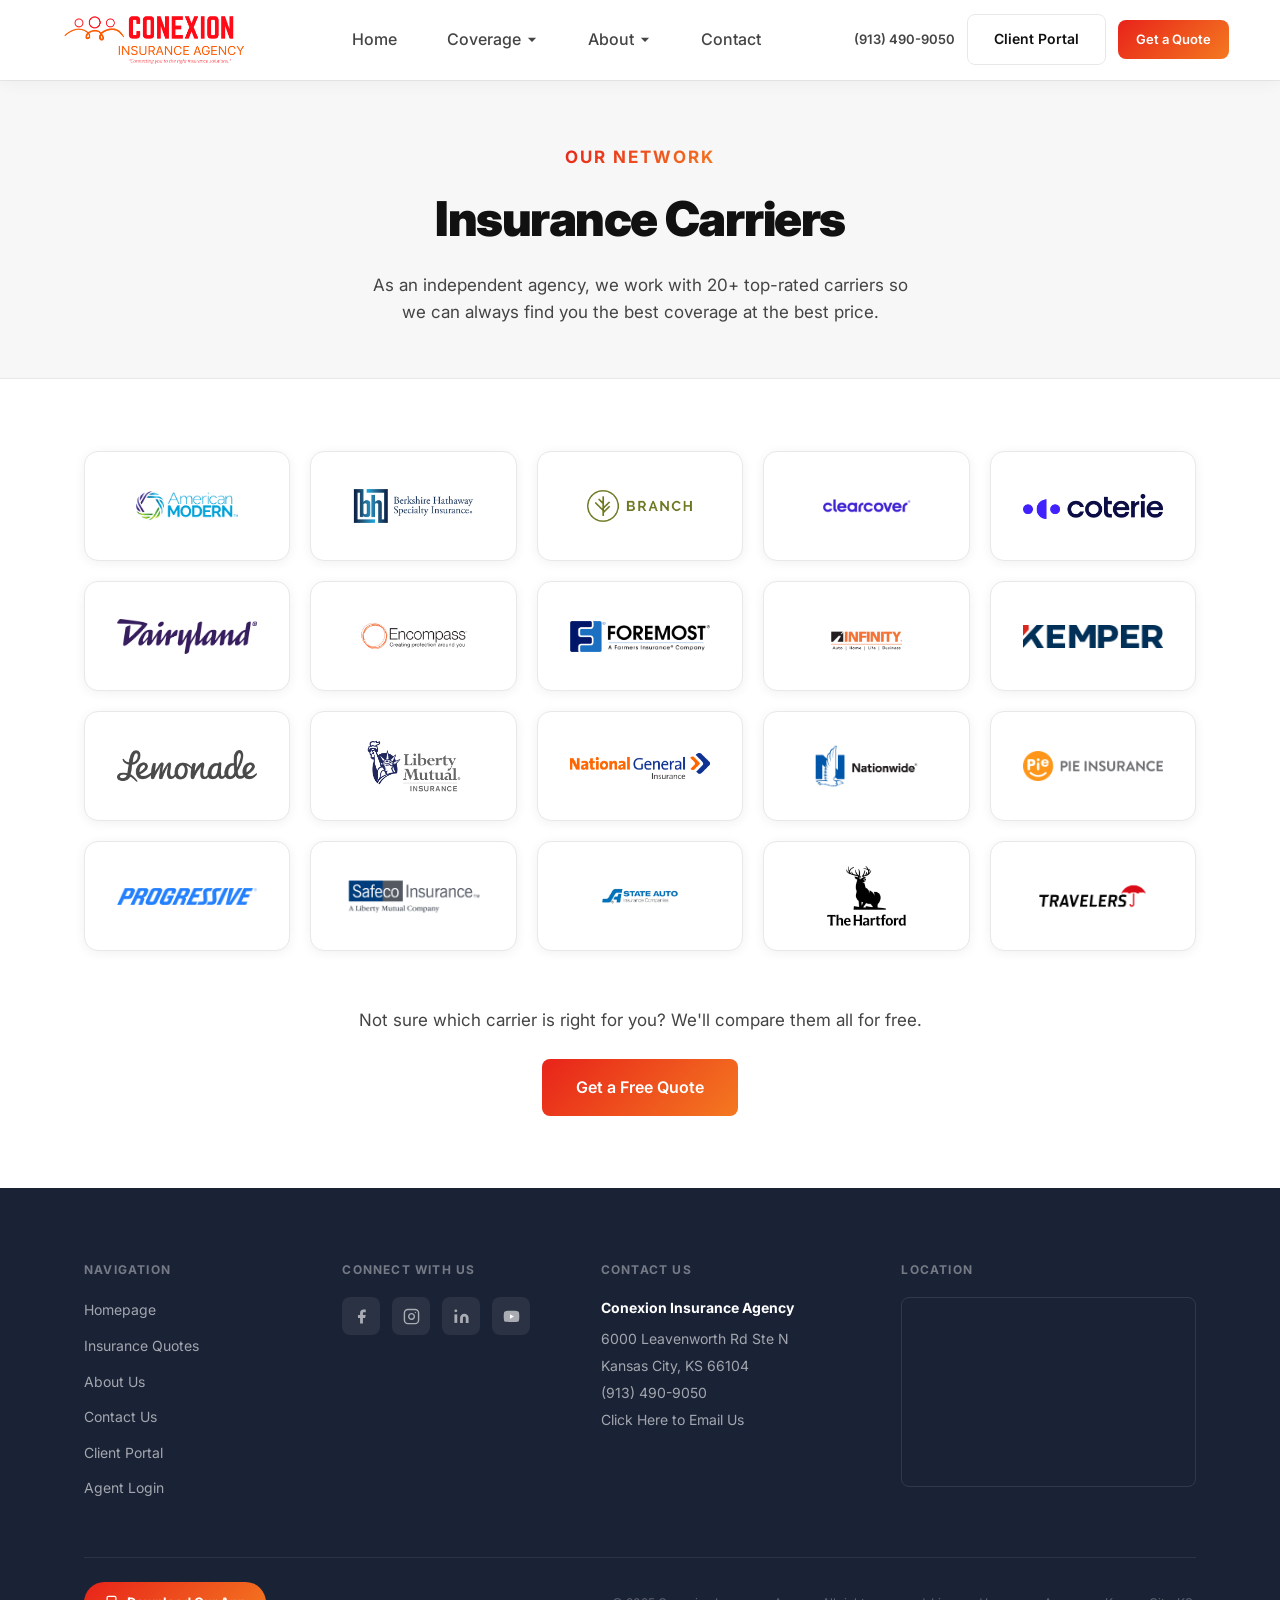
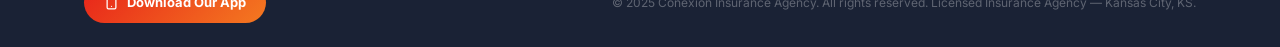
<file: insurance-carriers.html>
<!DOCTYPE html>
<html lang="en">
<head>
  <meta charset="UTF-8">
  <meta name="viewport" content="width=device-width, initial-scale=1.0">
  <title>Insurance Carriers | Conexion Insurance Agency</title>
  <meta name="description" content="Conexion Insurance Agency represents 20+ top-rated insurance carriers in Kansas City, KS. Find the right coverage from our wide network.">
  <link rel="preconnect" href="https://fonts.googleapis.com">
  <link rel="preconnect" href="https://fonts.gstatic.com" crossorigin>
  <link href="https://fonts.googleapis.com/css2?family=Inter:ital,wght@0,300;0,400;0,500;0,600;0,700;0,800;0,900;1,400&display=swap" rel="stylesheet">
  <link rel="icon" type="image/svg+xml" href="favicon.svg">
  <link rel="stylesheet" href="styles.css">
</head>
<body>

  <div id="site-header"></div>

  <main class="subpage-main">
    <div class="subpage-hero">
      <div class="container">
        <p class="eyebrow">Our Network</p>
        <h1>Insurance Carriers</h1>
        <p>As an independent agency, we work with 20+ top-rated carriers so we can always find you the best coverage at the best price.</p>
      </div>
    </div>

    <div class="subpage-content">
      <div class="container">
        <div class="carriers-full-grid">
          <div class="carrier-full-card"><img src="logos/American-Modern.webp" alt="American Modern"></div>
          <div class="carrier-full-card"><img src="logos/berkshire-hathaway-specialty-logo.png" alt="Berkshire Hathaway"></div>
          <div class="carrier-full-card"><img src="logos/branch-1.webp" alt="Branch"></div>
          <div class="carrier-full-card"><img src="logos/clearcover.png" alt="Clearcover"></div>
          <div class="carrier-full-card"><img src="logos/Coterie_Logo_Trans_FullColor-1024x185.png" alt="Coterie"></div>
          <div class="carrier-full-card"><img src="logos/DL_rgb_logo.png" alt="Dairyland"></div>
          <div class="carrier-full-card"><img src="logos/encompass.png" alt="Encompass"></div>
          <div class="carrier-full-card"><img src="logos/logos_0002_Foremost.png" alt="Foremost"></div>
          <div class="carrier-full-card"><img src="logos/infinity-insurance-logo-png.png" alt="Infinity"></div>
          <div class="carrier-full-card"><img src="logos/kemper.png" alt="Kemper"></div>
          <div class="carrier-full-card"><img src="logos/Logo_of_Lemonade,_Inc.svg.png" alt="Lemonade"></div>
          <div class="carrier-full-card"><img src="logos/liberty mututal.png" alt="Liberty Mutual"></div>
          <div class="carrier-full-card"><img src="logos/National-General-Insurance-Logo-Vector.svg-.png" alt="National General"></div>
          <div class="carrier-full-card"><img src="logos/Nationwide-Insurance-Logo.png" alt="Nationwide"></div>
          <div class="carrier-full-card"><img src="logos/pie.webp" alt="Pie Insurance"></div>
          <div class="carrier-full-card"><img src="logos/progressive.png" alt="Progressive"></div>
          <div class="carrier-full-card"><img src="logos/safeco.png" alt="Safeco"></div>
          <div class="carrier-full-card"><img src="logos/stateauto.webp" alt="State Auto"></div>
          <div class="carrier-full-card"><img src="logos/The_Hartford_Financial_Services_Group_logo.svg.png" alt="The Hartford"></div>
          <div class="carrier-full-card"><img src="logos/travelers.png" alt="Travelers"></div>
        </div>

        <div style="text-align:center;margin-top:56px;">
          <p style="font-size:17px;color:var(--ink-light);margin-bottom:24px;">Not sure which carrier is right for you? We'll compare them all for free.</p>
          <a href="index.html#coverage" class="btn-primary btn-large">Get a Free Quote</a>
        </div>
      </div>
    </div>
  </main>

  <div id="site-footer"></div>

  <script src="components.js"></script>
  <script src="script.js"></script>
</body>
</html>
</file>
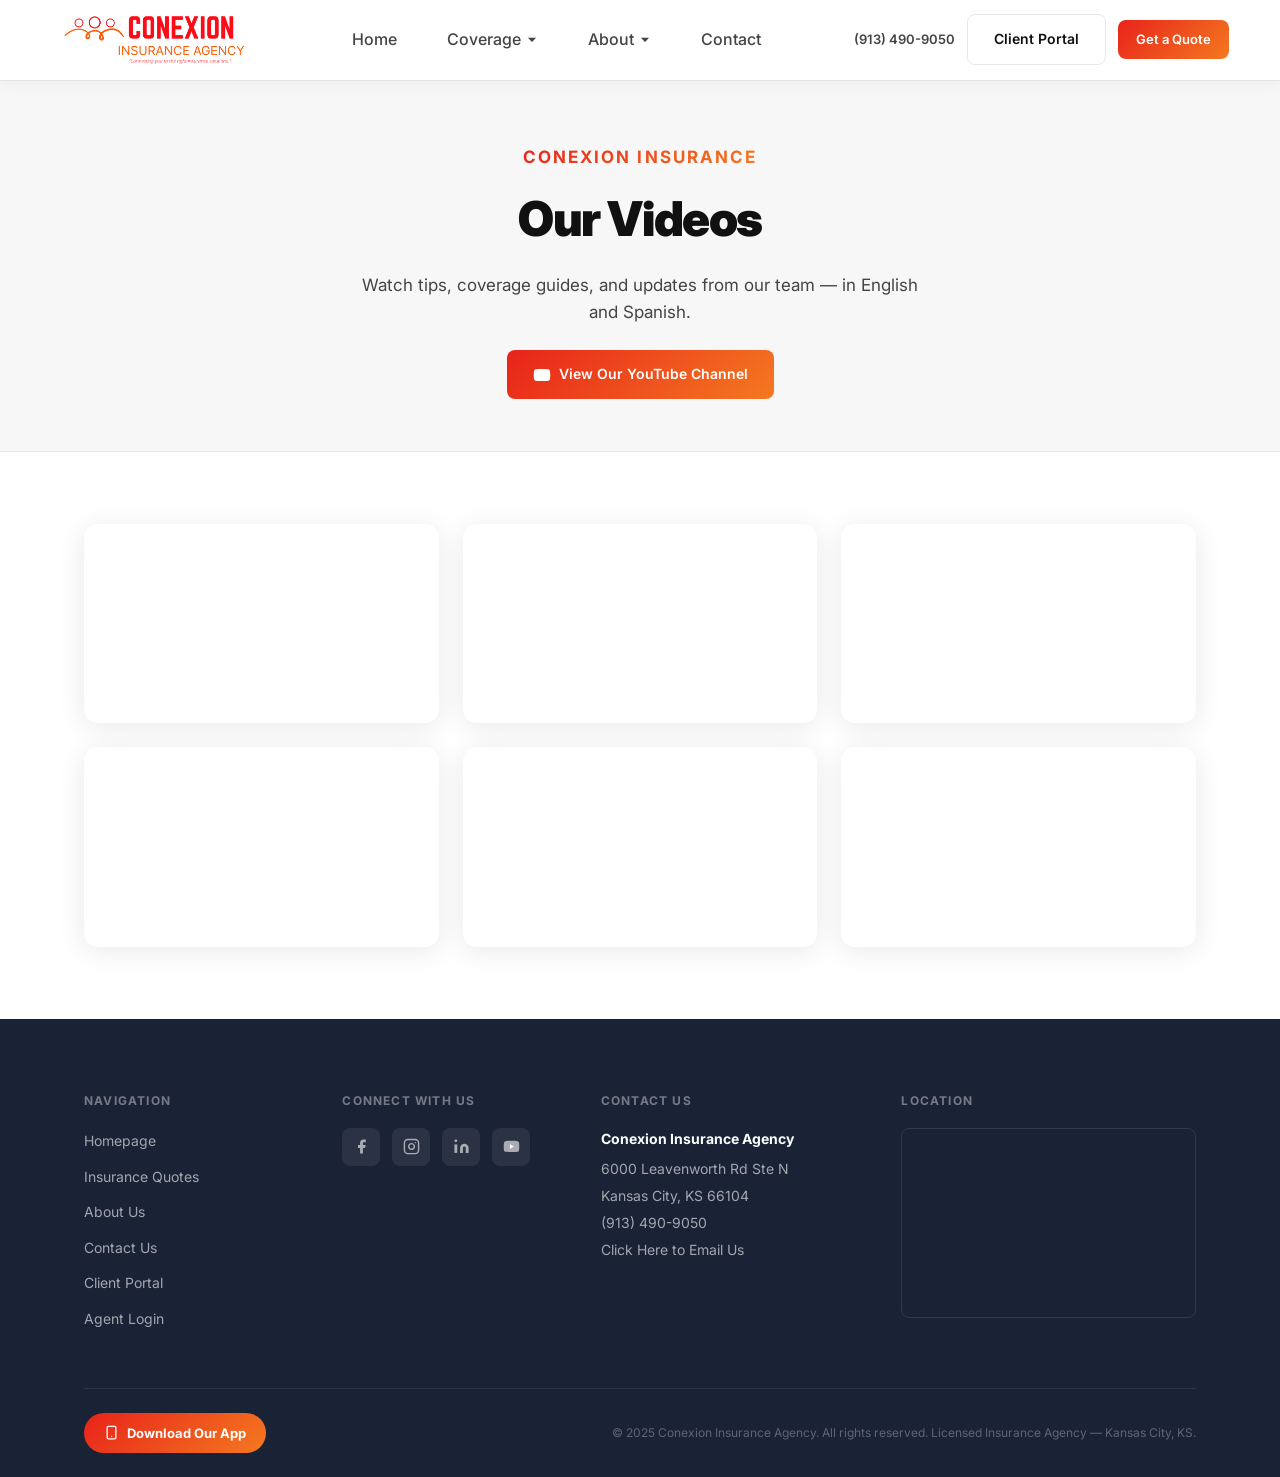
<file: our-videos.html>
<!DOCTYPE html>
<html lang="en">
<head>
  <meta charset="UTF-8">
  <meta name="viewport" content="width=device-width, initial-scale=1.0">
  <title>Our Videos | Conexion Insurance Agency</title>
  <meta name="description" content="Watch videos from Conexion Insurance Agency — tips, coverage explanations, and more from our team in Kansas City, KS.">
  <link rel="preconnect" href="https://fonts.googleapis.com">
  <link rel="preconnect" href="https://fonts.gstatic.com" crossorigin>
  <link href="https://fonts.googleapis.com/css2?family=Inter:ital,wght@0,300;0,400;0,500;0,600;0,700;0,800;0,900;1,400&display=swap" rel="stylesheet">
  <link rel="icon" type="image/svg+xml" href="favicon.svg">
  <link rel="stylesheet" href="styles.css">
</head>
<body>

  <div id="site-header"></div>

  <main class="subpage-main">
    <div class="subpage-hero">
      <div class="container">
        <p class="eyebrow">Conexion Insurance</p>
        <h1>Our Videos</h1>
        <p>Watch tips, coverage guides, and updates from our team — in English and Spanish.</p>
        <a href="https://www.youtube.com/@EliseUmana" target="_blank" rel="noopener" class="btn-primary" style="margin-top:24px;display:inline-flex;align-items:center;gap:8px;">
          <svg viewBox="0 0 24 24" fill="currentColor" width="18" height="18"><path d="M22.54 6.42a2.78 2.78 0 00-1.95-1.96C18.88 4 12 4 12 4s-6.88 0-8.59.46A2.78 2.78 0 001.46 6.42 29 29 0 001 12a29 29 0 00.46 5.58 2.78 2.78 0 001.95 1.96C5.12 20 12 20 12 20s6.88 0 8.59-.46a2.78 2.78 0 001.95-1.96A29 29 0 0023 12a29 29 0 00-.46-5.58z"/><polygon points="9.75 15.02 15.5 12 9.75 8.98 9.75 15.02" fill="white"/></svg>
          View Our YouTube Channel
        </a>
      </div>
    </div>

    <div class="subpage-content">
      <div class="container">
        <div class="video-grid">

          <div class="video-embed">
            <iframe width="560" height="315" src="https://www.youtube.com/embed/28YinSalvuw?si=ZrAflkZ2P3Ro7BXN" title="YouTube video player" frameborder="0" allow="accelerometer; autoplay; clipboard-write; encrypted-media; gyroscope; picture-in-picture; web-share" referrerpolicy="strict-origin-when-cross-origin" allowfullscreen></iframe>
          </div>

          <div class="video-embed">
            <iframe width="560" height="315" src="https://www.youtube.com/embed/u6jn1M-WIdA?si=kGFco56QCLfXo9e-" title="YouTube video player" frameborder="0" allow="accelerometer; autoplay; clipboard-write; encrypted-media; gyroscope; picture-in-picture; web-share" referrerpolicy="strict-origin-when-cross-origin" allowfullscreen></iframe>
          </div>

          <div class="video-embed">
            <iframe width="560" height="315" src="https://www.youtube.com/embed/4Gh5mqliiWE?si=wJuJmnXhvPB8Ry54" title="YouTube video player" frameborder="0" allow="accelerometer; autoplay; clipboard-write; encrypted-media; gyroscope; picture-in-picture; web-share" referrerpolicy="strict-origin-when-cross-origin" allowfullscreen></iframe>
          </div>

          <div class="video-embed">
            <iframe width="560" height="315" src="https://www.youtube.com/embed/6uSDQzo4D88?si=andkqld3YZZyVewV" title="YouTube video player" frameborder="0" allow="accelerometer; autoplay; clipboard-write; encrypted-media; gyroscope; picture-in-picture; web-share" referrerpolicy="strict-origin-when-cross-origin" allowfullscreen></iframe>
          </div>

          <div class="video-embed">
            <iframe width="560" height="315" src="https://www.youtube.com/embed/Q4d_cNoeXak?si=IudWntSgYaKTV3q6" title="YouTube video player" frameborder="0" allow="accelerometer; autoplay; clipboard-write; encrypted-media; gyroscope; picture-in-picture; web-share" referrerpolicy="strict-origin-when-cross-origin" allowfullscreen></iframe>
          </div>

          <div class="video-embed">
            <iframe width="560" height="315" src="https://www.youtube.com/embed/WqgsEeNiccU?si=Xpw54hi9n3G-ac7Q" title="YouTube video player" frameborder="0" allow="accelerometer; autoplay; clipboard-write; encrypted-media; gyroscope; picture-in-picture; web-share" referrerpolicy="strict-origin-when-cross-origin" allowfullscreen></iframe>
          </div>

        </div>
      </div>
    </div>
  </main>

  <div id="site-footer"></div>

  <script src="components.js"></script>
  <script src="script.js"></script>
</body>
</html>
</file>
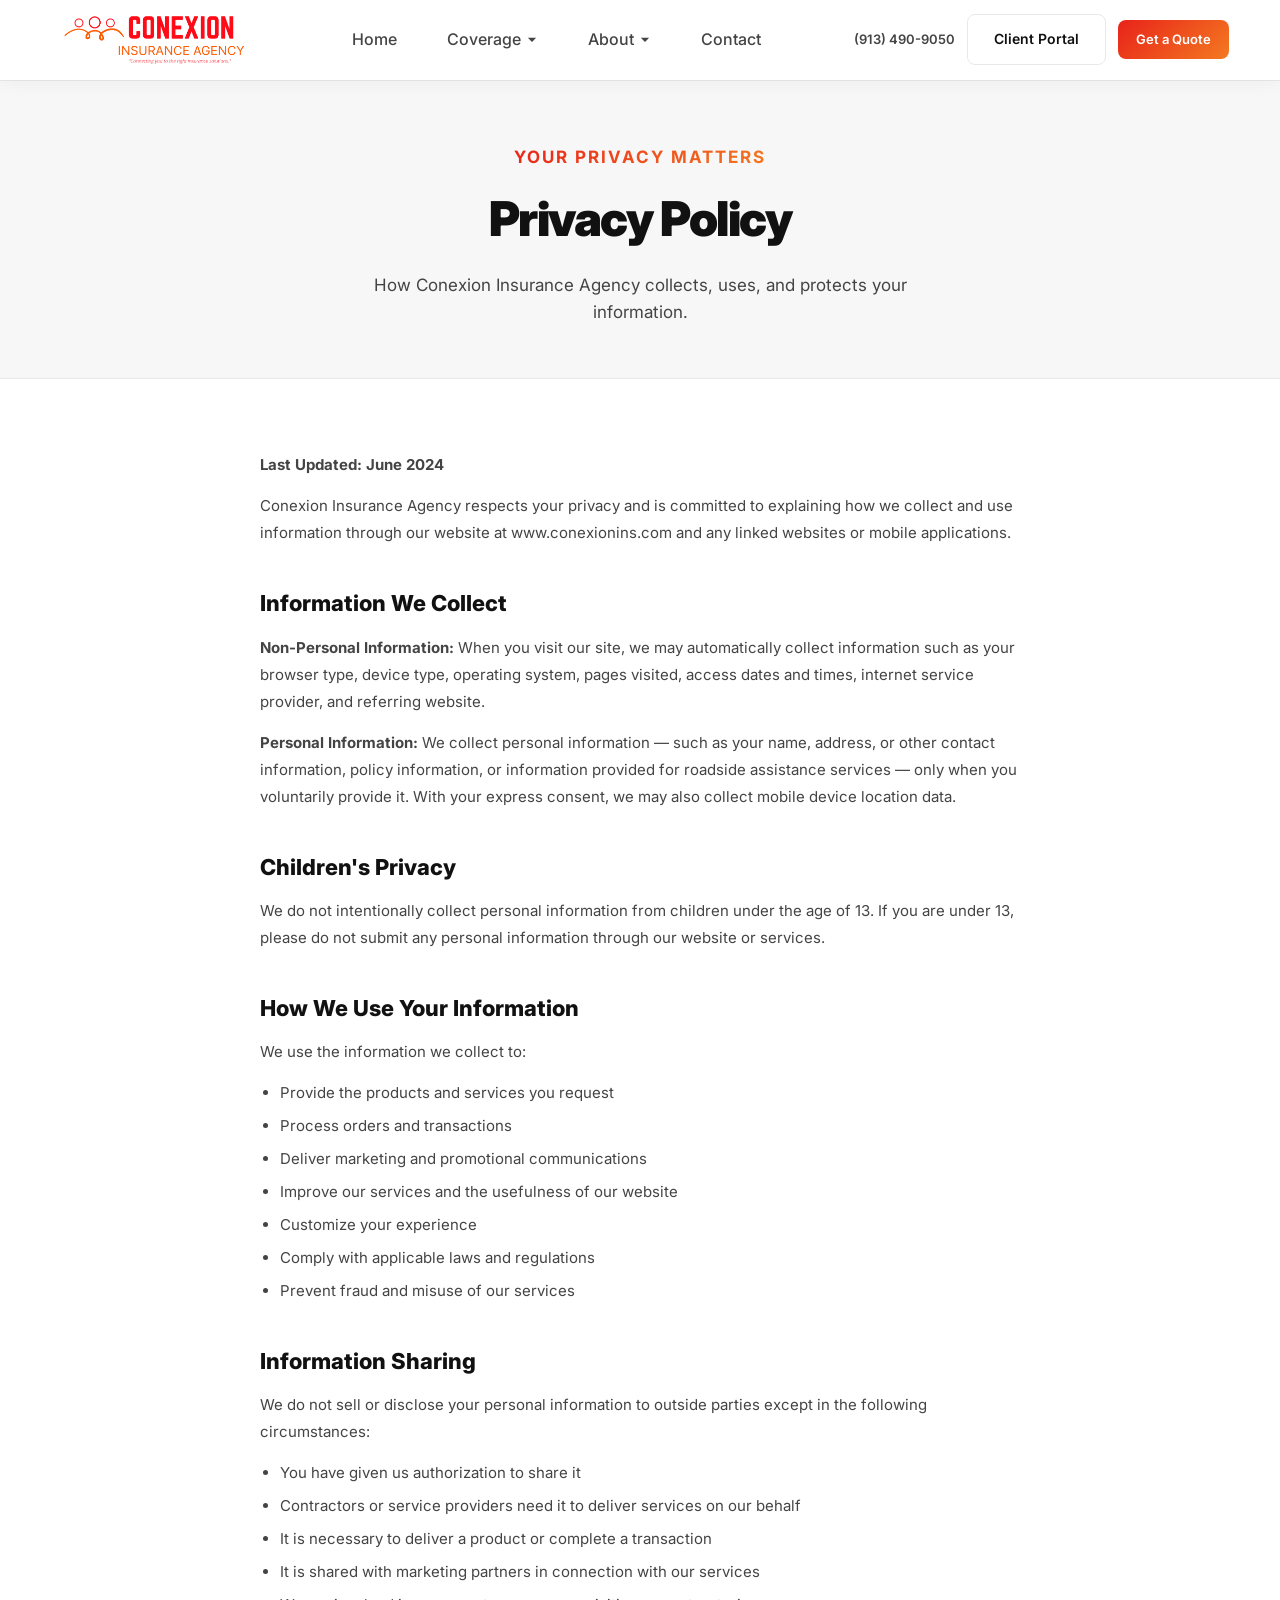
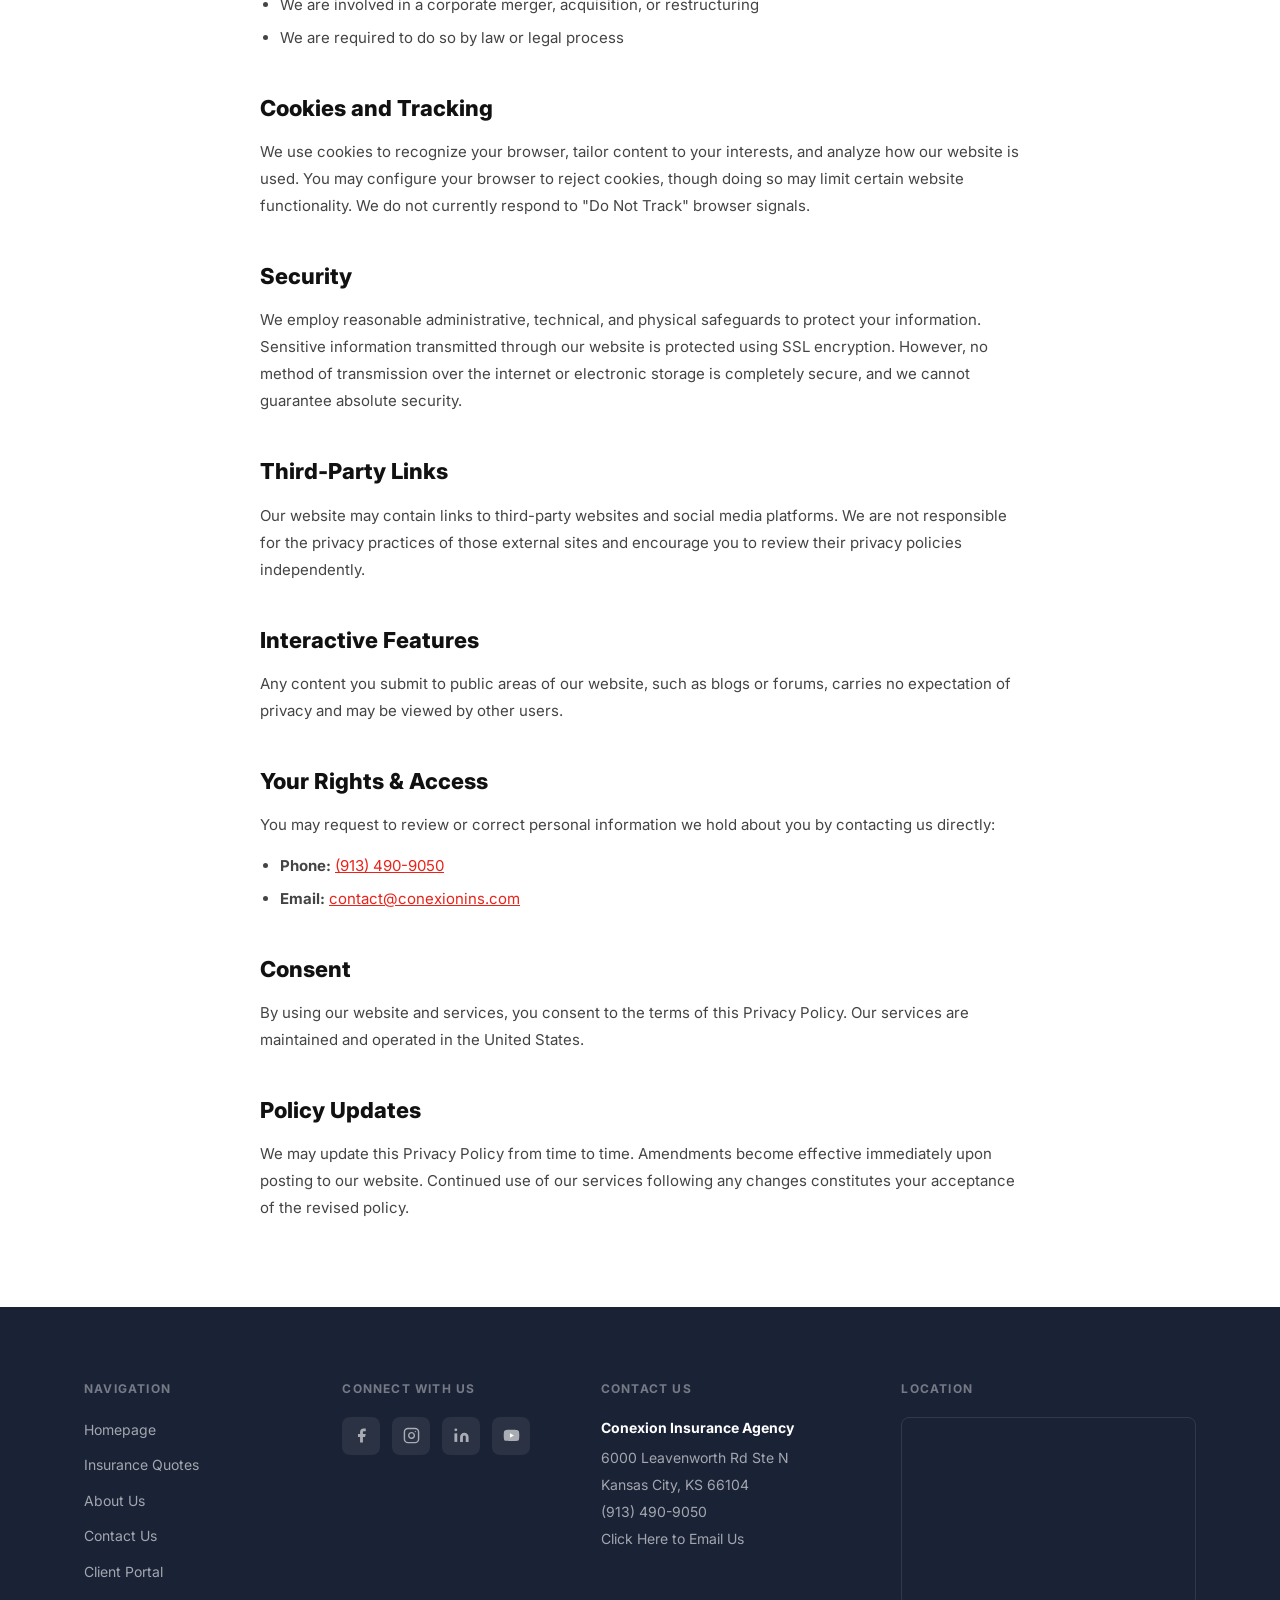
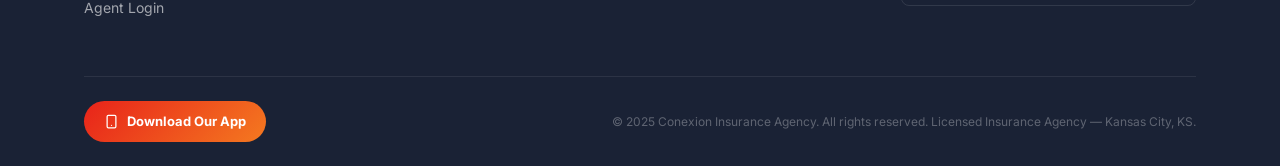
<file: privacy-policy.html>
<!DOCTYPE html>
<html lang="en">
<head>
  <meta charset="UTF-8">
  <meta name="viewport" content="width=device-width, initial-scale=1.0">
  <title>Privacy Policy | Conexion Insurance Agency</title>
  <meta name="description" content="Privacy policy for Conexion Insurance Agency. Learn how we collect, use, and protect your personal information.">
  <link rel="preconnect" href="https://fonts.googleapis.com">
  <link rel="preconnect" href="https://fonts.gstatic.com" crossorigin>
  <link href="https://fonts.googleapis.com/css2?family=Inter:ital,wght@0,300;0,400;0,500;0,600;0,700;0,800;0,900;1,400&display=swap" rel="stylesheet">
  <link rel="icon" type="image/svg+xml" href="favicon.svg">
  <link rel="stylesheet" href="styles.css">
</head>
<body>

  <div id="site-header"></div>

  <main class="subpage-main">
    <div class="subpage-hero">
      <div class="container">
        <p class="eyebrow">Your Privacy Matters</p>
        <h1>Privacy Policy</h1>
        <p>How Conexion Insurance Agency collects, uses, and protects your information.</p>
      </div>
    </div>

    <div class="subpage-content">
      <div class="container">
        <div class="prose">
          <p><strong>Last Updated: June 2024</strong></p>

          <p>Conexion Insurance Agency respects your privacy and is committed to explaining how we collect and use information through our website at www.conexionins.com and any linked websites or mobile applications.</p>

          <h2>Information We Collect</h2>
          <p><strong>Non-Personal Information:</strong> When you visit our site, we may automatically collect information such as your browser type, device type, operating system, pages visited, access dates and times, internet service provider, and referring website.</p>
          <p><strong>Personal Information:</strong> We collect personal information — such as your name, address, or other contact information, policy information, or information provided for roadside assistance services — only when you voluntarily provide it. With your express consent, we may also collect mobile device location data.</p>

          <h2>Children's Privacy</h2>
          <p>We do not intentionally collect personal information from children under the age of 13. If you are under 13, please do not submit any personal information through our website or services.</p>

          <h2>How We Use Your Information</h2>
          <p>We use the information we collect to:</p>
          <ul>
            <li>Provide the products and services you request</li>
            <li>Process orders and transactions</li>
            <li>Deliver marketing and promotional communications</li>
            <li>Improve our services and the usefulness of our website</li>
            <li>Customize your experience</li>
            <li>Comply with applicable laws and regulations</li>
            <li>Prevent fraud and misuse of our services</li>
          </ul>

          <h2>Information Sharing</h2>
          <p>We do not sell or disclose your personal information to outside parties except in the following circumstances:</p>
          <ul>
            <li>You have given us authorization to share it</li>
            <li>Contractors or service providers need it to deliver services on our behalf</li>
            <li>It is necessary to deliver a product or complete a transaction</li>
            <li>It is shared with marketing partners in connection with our services</li>
            <li>We are involved in a corporate merger, acquisition, or restructuring</li>
            <li>We are required to do so by law or legal process</li>
          </ul>

          <h2>Cookies and Tracking</h2>
          <p>We use cookies to recognize your browser, tailor content to your interests, and analyze how our website is used. You may configure your browser to reject cookies, though doing so may limit certain website functionality. We do not currently respond to "Do Not Track" browser signals.</p>

          <h2>Security</h2>
          <p>We employ reasonable administrative, technical, and physical safeguards to protect your information. Sensitive information transmitted through our website is protected using SSL encryption. However, no method of transmission over the internet or electronic storage is completely secure, and we cannot guarantee absolute security.</p>

          <h2>Third-Party Links</h2>
          <p>Our website may contain links to third-party websites and social media platforms. We are not responsible for the privacy practices of those external sites and encourage you to review their privacy policies independently.</p>

          <h2>Interactive Features</h2>
          <p>Any content you submit to public areas of our website, such as blogs or forums, carries no expectation of privacy and may be viewed by other users.</p>

          <h2>Your Rights & Access</h2>
          <p>You may request to review or correct personal information we hold about you by contacting us directly:</p>
          <ul>
            <li><strong>Phone:</strong> <a href="tel:9134909050">(913) 490-9050</a></li>
            <li><strong>Email:</strong> <a href="mailto:contact@conexionins.com">contact@conexionins.com</a></li>
          </ul>

          <h2>Consent</h2>
          <p>By using our website and services, you consent to the terms of this Privacy Policy. Our services are maintained and operated in the United States.</p>

          <h2>Policy Updates</h2>
          <p>We may update this Privacy Policy from time to time. Amendments become effective immediately upon posting to our website. Continued use of our services following any changes constitutes your acceptance of the revised policy.</p>
        </div>
      </div>
    </div>
  </main>

  <div id="site-footer"></div>

  <script src="components.js"></script>
  <script src="script.js"></script>
</body>
</html>
</file>
<file: styles.css>
/* ═══════════════════════════════════════════════
   TOKENS
════════════════════════════════════════════════ */
:root {
  --red: #E8231A;
  --orange: #F47920;
  --gradient: linear-gradient(135deg, #E8231A 0%, #F47920 100%);
  --gradient-text: linear-gradient(90deg, #E8231A, #F47920);

  --ink: #111111;
  --ink-light: #444444;
  --muted: #888888;
  --border: #E8E8E8;
  --bg: #FFFFFF;
  --bg-soft: #F7F7F7;

  --radius-sm: 8px;
  --radius: 14px;
  --radius-lg: 20px;

  --shadow-sm: 0 2px 12px rgba(0,0,0,0.06);
  --shadow: 0 4px 28px rgba(0,0,0,0.09);
  --shadow-lg: 0 12px 48px rgba(0,0,0,0.13);

  --ease: 0.24s cubic-bezier(0.4, 0, 0.2, 1);

  --nav-h: 80px;
  --max-w: 1160px;
}

/* ═══════════════════════════════════════════════
   RESET + BASE
════════════════════════════════════════════════ */
*, *::before, *::after { box-sizing: border-box; margin: 0; padding: 0; }

html { scroll-behavior: smooth; font-size: 16px; }

body {
  font-family: 'Inter', -apple-system, BlinkMacSystemFont, 'Segoe UI', sans-serif;
  color: var(--ink);
  background: var(--bg);
  line-height: 1.6;
  -webkit-font-smoothing: antialiased;
}

img, svg { display: block; max-width: 100%; }
a { color: inherit; text-decoration: none; }
ul { list-style: none; }
address { font-style: normal; }
button { cursor: pointer; border: none; background: none; font: inherit; }
input, select, textarea { font: inherit; }

/* ═══════════════════════════════════════════════
   LAYOUT HELPERS
════════════════════════════════════════════════ */
.container {
  width: 100%;
  max-width: var(--max-w);
  margin: 0 auto;
  padding: 0 24px;
}

.section-header {
  text-align: center;
  max-width: 560px;
  margin: 0 auto 56px;
}
.section-header h2 { font-size: clamp(28px, 4vw, 38px); font-weight: 800; letter-spacing: -0.02em; margin-bottom: 12px; }
.section-header p { color: var(--ink-light); font-size: 17px; line-height: 1.6; }

.eyebrow {
  display: inline-block;
  font-size: 12px;
  font-weight: 700;
  letter-spacing: 0.12em;
  text-transform: uppercase;
  background: var(--gradient);
  -webkit-background-clip: text;
  -webkit-text-fill-color: transparent;
  background-clip: text;
  margin-bottom: 14px;
}

.gradient-text {
  background: var(--gradient-text);
  -webkit-background-clip: text;
  -webkit-text-fill-color: transparent;
  background-clip: text;
}

/* ═══════════════════════════════════════════════
   BUTTONS
════════════════════════════════════════════════ */
.btn-primary {
  display: inline-flex;
  align-items: center;
  gap: 8px;
  padding: 13px 26px;
  background: var(--gradient);
  color: white;
  font-size: 14px;
  font-weight: 600;
  border-radius: var(--radius-sm);
  transition: opacity var(--ease), transform var(--ease), box-shadow var(--ease);
  white-space: nowrap;
}
.btn-primary:hover { opacity: 0.9; transform: translateY(-1px); box-shadow: 0 6px 20px rgba(232,35,26,0.35); }
.btn-primary:active { transform: translateY(0); }

.btn-sm { padding: 9px 18px; font-size: 13px; }
.btn-large { padding: 16px 34px; font-size: 16px; }
.btn-full { width: 100%; justify-content: center; }

.btn-ghost {
  display: inline-flex;
  align-items: center;
  gap: 8px;
  padding: 13px 26px;
  border: 1.5px solid var(--border);
  color: var(--ink);
  font-size: 14px;
  font-weight: 600;
  border-radius: var(--radius-sm);
  transition: border-color var(--ease), background var(--ease);
}
.btn-ghost:hover { border-color: var(--orange); background: #fff7f0; }
.btn-ghost.btn-large { padding: 15px 32px; font-size: 16px; }

/* ═══════════════════════════════════════════════
   NAVIGATION
════════════════════════════════════════════════ */
.nav-header {
  position: fixed;
  top: 0;
  left: 0;
  right: 0;
  z-index: 100;
  height: 80px;
  background: rgba(255,255,255,0.95);
  backdrop-filter: blur(12px);
  -webkit-backdrop-filter: blur(12px);
  border-bottom: 1px solid transparent;
  box-shadow: 0 1px 0 rgba(0,0,0,0.06), 0 4px 16px rgba(0,0,0,0.04);
  transition: border-color var(--ease), box-shadow var(--ease), transform 0.3s cubic-bezier(0.4,0,0.2,1);
}
.nav-header.scrolled { border-color: var(--border); box-shadow: 0 1px 0 rgba(0,0,0,0.08), 0 6px 24px rgba(0,0,0,0.07); }
.nav-header.nav-hidden { transform: translateY(-100%); box-shadow: none; border-color: transparent; }

.nav-container {
  width: 100%;
  padding: 0 4vw;
  height: 100%;
  display: flex;
  align-items: center;
  justify-content: space-between;
  gap: 0;
}

.nav-logo {
  display: flex;
  align-items: center;
  flex-shrink: 0;
  text-decoration: none;
}
.nav-logo-img { height: 64px; width: auto; display: block; }

.nav-links {
  display: flex;
  align-items: center;
  gap: 2px;
  flex: 1;
  justify-content: center;
}
.nav-link {
  padding: 8px 24px;
  font-size: 16px;
  font-weight: 500;
  color: var(--ink-light);
  border-radius: var(--radius-sm);
  white-space: nowrap;
  transition: color var(--ease), background var(--ease);
}
.nav-link:hover { color: var(--ink); background: var(--bg-soft); }

.nav-actions {
  display: flex;
  align-items: center;
  gap: 12px;
  flex-shrink: 0;
}
.nav-phone {
  font-size: 13px;
  font-weight: 600;
  color: var(--ink-light);
  white-space: nowrap;
  transition: color var(--ease);
}
.nav-phone:hover { color: var(--red); }

/* Dropdown */
.nav-dropdown { position: relative; }
.nav-dropdown__toggle {
  display: flex; align-items: center; gap: 5px; cursor: pointer;
}
.nav-dropdown__toggle svg { transition: transform var(--ease); flex-shrink: 0; }
.nav-dropdown:hover .nav-dropdown__toggle svg,
.nav-dropdown:focus-within .nav-dropdown__toggle svg { transform: rotate(180deg); }
.nav-dropdown__menu {
  position: absolute;
  top: 100%;
  left: 50%;
  transform: translateX(-50%) translateY(-6px);
  background: white;
  border: 1px solid var(--border);
  border-radius: var(--radius);
  box-shadow: var(--shadow-lg);
  padding: 18px 8px 8px;
  min-width: 230px;
  opacity: 0;
  pointer-events: none;
  transition: opacity 0.18s ease, transform 0.18s ease;
  z-index: 200;
}
.nav-dropdown:hover .nav-dropdown__menu,
.nav-dropdown:focus-within .nav-dropdown__menu {
  opacity: 1; pointer-events: all; transform: translateX(-50%) translateY(0);
}
.nav-dropdown__menu li a {
  display: block; padding: 10px 14px; font-size: 14px; font-weight: 500;
  color: var(--ink-light); border-radius: var(--radius-sm);
  transition: background var(--ease), color var(--ease);
}
.nav-dropdown__menu li a:hover { background: var(--bg-soft); color: var(--red); }
.nav-dropdown__menu--wide { min-width: 280px; }
.nav-dropdown__label {
  padding: 4px 14px 2px;
  font-size: 10px; font-weight: 700; letter-spacing: 0.1em; text-transform: uppercase;
  color: var(--muted); pointer-events: none;
}
.nav-dropdown__label--section {
  margin-top: 6px; padding-top: 8px;
  border-top: 1px solid var(--border);
}
.mobile-nav-section-label {
  padding: 10px 24px 2px;
  font-size: 10px; font-weight: 700; letter-spacing: 0.1em; text-transform: uppercase;
  color: var(--muted);
}
.mobile-nav-link--sub { padding-left: 32px !important; font-size: 14px !important; }

/* Subpage layout */
.subpage-main { padding-top: var(--nav-h); min-height: 60vh; }
.subpage-hero {
  background: var(--bg-soft);
  padding: 64px 0 52px;
  text-align: center;
  border-bottom: 1px solid var(--border);
}
.subpage-hero .eyebrow { margin-bottom: 10px; }
.subpage-hero h1 {
  font-size: clamp(28px, 4vw, 48px); font-weight: 900;
  letter-spacing: -0.03em; margin-bottom: 14px; color: var(--ink);
}
.subpage-hero p { font-size: 17px; color: var(--ink-light); max-width: 560px; margin: 0 auto; }
.subpage-content { padding: 72px 0; }

/* Gallery grid */
.gallery-grid {
  display: grid; grid-template-columns: repeat(auto-fill, minmax(280px, 1fr)); gap: 16px;
}
.gallery-grid img {
  width: 100%; aspect-ratio: 4/3; object-fit: cover;
  border-radius: var(--radius); box-shadow: var(--shadow-sm);
  transition: transform var(--ease), box-shadow var(--ease);
}
.gallery-grid img:hover { transform: scale(1.02); box-shadow: var(--shadow); }

/* Testimonial cards */
.testimonials-grid {
  display: grid; grid-template-columns: repeat(auto-fill, minmax(300px, 1fr)); gap: 24px;
}
.testimonial-card {
  background: white; border: 1.5px solid var(--border); border-radius: var(--radius);
  padding: 28px; box-shadow: var(--shadow-sm);
}
.testimonial-stars { color: #f59e0b; font-size: 18px; margin-bottom: 14px; }
.testimonial-text { font-size: 15px; line-height: 1.7; color: var(--ink-light); margin-bottom: 20px; font-style: italic; }
.testimonial-author strong { display: block; font-weight: 700; color: var(--ink); }
.testimonial-author span { font-size: 13px; color: var(--muted); }

/* Video grid */
.video-grid {
  display: grid; grid-template-columns: repeat(auto-fill, minmax(320px, 1fr)); gap: 24px;
}
.video-card { border-radius: var(--radius); overflow: hidden; box-shadow: var(--shadow); }
.video-card iframe { display: block; width: 100%; aspect-ratio: 16/9; border: none; }
.video-embed { border-radius: var(--radius); overflow: hidden; box-shadow: var(--shadow); aspect-ratio: 16/9; }
.video-embed iframe { display: block; width: 100%; height: 100%; border: none; }
.video-placeholder {
  background: var(--bg-soft); border: 2px dashed var(--border);
  border-radius: var(--radius); aspect-ratio: 16/9;
  display: flex; flex-direction: column; align-items: center; justify-content: center;
  gap: 10px; color: var(--muted); font-size: 14px; text-align: center; padding: 24px;
}
.video-placeholder svg { width: 40px; height: 40px; color: var(--orange); }

/* Carriers grid (full page) */
.carriers-full-grid {
  display: grid; grid-template-columns: repeat(auto-fill, minmax(180px, 1fr)); gap: 20px;
}
.carrier-full-card {
  background: white; border: 1.5px solid var(--border); border-radius: var(--radius);
  padding: 24px 20px; display: flex; align-items: center; justify-content: center;
  box-shadow: var(--shadow-sm); transition: border-color var(--ease), box-shadow var(--ease);
  min-height: 100px;
}
.carrier-full-card:hover { border-color: var(--orange); box-shadow: var(--shadow); }
.carrier-full-card img { max-height: 60px; max-width: 140px; width: auto; object-fit: contain; }

/* Refer form */
.refer-form-wrap {
  max-width: 640px; margin: 0 auto;
  background: white; border: 1.5px solid var(--border);
  border-radius: var(--radius-lg); padding: 48px; box-shadow: var(--shadow);
}
@media (max-width: 600px) { .refer-form-wrap { padding: 28px 20px; } }

/* Prose (privacy/accessibility) */
.prose { max-width: 760px; margin: 0 auto; }
.prose h2 { font-size: 22px; font-weight: 800; margin: 40px 0 12px; color: var(--ink); }
.prose h3 { font-size: 17px; font-weight: 700; margin: 28px 0 8px; color: var(--ink); }
.prose p { font-size: 15px; line-height: 1.8; color: var(--ink-light); margin-bottom: 14px; }
.prose ul { margin: 0 0 16px 20px; list-style: disc; }
.prose ul li { font-size: 15px; line-height: 1.8; color: var(--ink-light); margin-bottom: 6px; }
.prose a { color: var(--red); text-decoration: underline; }

/* Hamburger */
.nav-toggle {
  display: none;
  flex-direction: column;
  gap: 5px;
  padding: 6px;
  margin-left: auto;
}
.nav-toggle span {
  display: block;
  width: 22px;
  height: 2px;
  background: var(--ink);
  border-radius: 2px;
  transition: transform var(--ease), opacity var(--ease);
}
.nav-toggle.open span:nth-child(1) { transform: translateY(7px) rotate(45deg); }
.nav-toggle.open span:nth-child(2) { opacity: 0; }
.nav-toggle.open span:nth-child(3) { transform: translateY(-7px) rotate(-45deg); }

/* Mobile Drawer */
.mobile-nav {
  position: fixed;
  top: var(--nav-h);
  left: 0;
  right: 0;
  background: white;
  border-bottom: 1px solid var(--border);
  padding: 20px 24px 28px;
  display: flex;
  flex-direction: column;
  gap: 6px;
  z-index: 99;
  transform: translateY(calc(-100% - var(--nav-h)));
  transition: transform var(--ease);
  box-shadow: var(--shadow);
}
.mobile-nav.open { transform: translateY(0); }
.mobile-nav-link { display: block; padding: 11px 14px; font-size: 15px; font-weight: 500; border-radius: var(--radius-sm); }
.mobile-nav-link:hover { background: var(--bg-soft); }
.mobile-phone { padding: 11px 14px; font-size: 15px; font-weight: 600; color: var(--ink-light); }
.mobile-overlay {
  position: fixed; inset: 0; background: rgba(0,0,0,0.3);
  z-index: 98; opacity: 0; pointer-events: none; transition: opacity var(--ease);
}
.mobile-overlay.open { opacity: 1; pointer-events: all; }

/* ═══════════════════════════════════════════════
   HERO
════════════════════════════════════════════════ */
.hero {
  padding-top: var(--nav-h);
  padding-bottom: 80px;
  display: flex;
  flex-direction: column;
  align-items: center;
  text-align: center;
  max-width: var(--max-w);
  margin: 0 auto;
  padding-left: 24px;
  padding-right: 24px;
}

.hero-content { padding: 80px 0; max-width: 720px; }

.hero-headline {
  font-size: clamp(38px, 5.5vw, 62px);
  font-weight: 900;
  letter-spacing: -0.03em;
  line-height: 1.08;
  margin-bottom: 20px;
}

.hero-sub {
  font-size: 18px;
  color: var(--ink-light);
  line-height: 1.65;
  max-width: 480px;
  margin: 0 auto 36px;
}

.hero-actions {
  display: flex;
  gap: 12px;
  flex-wrap: wrap;
  justify-content: center;
  margin-bottom: 48px;
}

.hero-trust {
  display: flex;
  align-items: center;
  gap: 28px;
}
.trust-item { display: flex; flex-direction: column; }
.trust-item strong { font-size: 20px; font-weight: 800; letter-spacing: -0.02em; color: var(--ink); }
.trust-item span { font-size: 11px; font-weight: 500; color: var(--muted); text-transform: uppercase; letter-spacing: 0.05em; }
.trust-divider { width: 1px; height: 36px; background: var(--border); }

/* Hero visual */
.hero-visual {
  position: relative;
  display: flex;
  align-items: center;
  justify-content: center;
  height: 480px;
}

.hero-blob-shape {
  position: absolute;
  width: 360px;
  height: 360px;
  background: linear-gradient(135deg, rgba(232,35,26,0.13) 0%, rgba(244,121,32,0.18) 100%);
  border-radius: 60% 40% 55% 45% / 45% 55% 45% 55%;
  top: 50%;
  right: 0;
  transform: translateY(-50%) translateX(10%);
  z-index: 0;
}

.hero-photo-frame {
  position: relative;
  width: 88%;
  height: 100%;
  border-radius: var(--radius-lg);
  overflow: hidden;
  box-shadow: var(--shadow-lg);
  z-index: 1;
}

.hero-photo-frame img {
  width: 100%;
  height: 100%;
  object-fit: cover;
  display: block;
}

/* ═══════════════════════════════════════════════
   COVERAGE / QUOTE
════════════════════════════════════════════════ */
.coverage-section {
  padding: 100px 0;
  background: var(--bg-soft);
}

.quote-grid {
  display: grid;
  grid-template-columns: repeat(3, 1fr);
  gap: 24px;
}

.quote-card {
  position: relative;
  background: white;
  border: 1.5px solid var(--border);
  border-radius: var(--radius-lg);
  padding: 36px 32px 28px;
  display: flex;
  flex-direction: column;
  gap: 20px;
  transition: transform var(--ease), box-shadow var(--ease), border-color var(--ease);
  text-decoration: none;
  color: var(--ink);
  overflow: hidden;
}
.quote-card:hover {
  transform: translateY(-4px);
  box-shadow: var(--shadow-lg);
  border-color: var(--orange);
}

.quote-card--featured {
  border-color: transparent;
  background: var(--gradient);
  color: white;
  box-shadow: 0 8px 32px rgba(232,35,26,0.26);
}
.quote-card--featured:hover { transform: translateY(-6px); box-shadow: 0 16px 48px rgba(232,35,26,0.35); }

.featured-tag {
  position: absolute;
  top: 20px;
  right: 20px;
  background: rgba(255,255,255,0.2);
  color: white;
  font-size: 11px;
  font-weight: 700;
  letter-spacing: 0.06em;
  text-transform: uppercase;
  padding: 4px 10px;
  border-radius: 20px;
  border: 1px solid rgba(255,255,255,0.35);
}

.quote-card__icon {
  width: 48px;
  height: 48px;
  display: flex;
  align-items: center;
  justify-content: center;
  border-radius: var(--radius-sm);
  background: var(--bg-soft);
}
.quote-card--featured .quote-card__icon { background: rgba(255,255,255,0.18); }
.quote-card__icon svg { width: 28px; height: 28px; color: var(--orange); }
.quote-card--featured .quote-card__icon svg { color: white; }

.quote-card__body h3 {
  font-size: 20px;
  font-weight: 800;
  letter-spacing: -0.02em;
  margin-bottom: 4px;
}
.quote-card__body p {
  font-size: 14px;
  color: var(--ink-light);
  margin-bottom: 16px;
}
.quote-card--featured .quote-card__body p { color: rgba(255,255,255,0.75); }

.coverage-list {
  display: flex;
  flex-direction: column;
  gap: 6px;
}
.coverage-list li {
  font-size: 13px;
  color: var(--ink-light);
  padding-left: 16px;
  position: relative;
}
.coverage-list li::before {
  content: '';
  position: absolute;
  left: 0;
  top: 8px;
  width: 5px;
  height: 5px;
  border-radius: 50%;
  background: var(--orange);
}
.quote-card--featured .coverage-list li { color: rgba(255,255,255,0.8); }
.quote-card--featured .coverage-list li::before { background: rgba(255,255,255,0.6); }

.quote-card__cta {
  margin-top: auto;
  display: flex;
  align-items: center;
  gap: 8px;
  font-size: 14px;
  font-weight: 700;
  color: var(--red);
}
.quote-card__cta svg { width: 16px; height: 16px; transition: transform var(--ease); }
.quote-card:hover .quote-card__cta svg { transform: translateX(4px); }
.quote-card--featured .quote-card__cta { color: white; }

/* ═══════════════════════════════════════════════
   ABOUT
════════════════════════════════════════════════ */
.about-section {
  padding: 100px 0;
  background: white;
}

.about-grid {
  display: grid;
  grid-template-columns: 1fr 1fr;
  gap: 80px;
  align-items: center;
}

.about-content h2 {
  font-size: clamp(28px, 3.5vw, 40px);
  font-weight: 800;
  letter-spacing: -0.02em;
  margin-bottom: 18px;
  line-height: 1.15;
}

.body-lg {
  font-size: 16px;
  color: var(--ink-light);
  line-height: 1.7;
  margin-bottom: 14px;
}

.about-features { margin-top: 32px; display: flex; flex-direction: column; gap: 20px; }

.about-feature {
  display: flex;
  gap: 14px;
  align-items: flex-start;
}

.check-icon {
  flex-shrink: 0;
  width: 24px;
  height: 24px;
  border-radius: 50%;
  background: var(--gradient);
  display: flex;
  align-items: center;
  justify-content: center;
  margin-top: 1px;
}
.check-icon svg { width: 13px; height: 13px; color: white; }

.about-feature strong { font-size: 15px; font-weight: 700; display: block; margin-bottom: 2px; }
.about-feature p { font-size: 14px; color: var(--ink-light); margin: 0; }

.about-reviews {
  display: flex;
  align-items: flex-start;
  min-width: 0;
}

.stat-card {
  background: var(--bg-soft);
  border-radius: var(--radius);
  padding: 32px 24px;
  display: flex;
  flex-direction: column;
  gap: 6px;
}
.stat-num {
  font-size: clamp(32px, 3vw, 44px);
  font-weight: 900;
  letter-spacing: -0.03em;
  line-height: 1;
}
.stat-label {
  font-size: 13px;
  font-weight: 500;
  color: var(--muted);
}

/* ═══════════════════════════════════════════════
   CARRIERS MARQUEE
════════════════════════════════════════════════ */
/* ═══════════════════════════════════════════════
   REVIEWS
════════════════════════════════════════════════ */
/* ═══════════════════════════════════════════════
   FAQ
════════════════════════════════════════════════ */
.faq-list {
  max-width: 760px;
  margin: 0 auto;
  display: flex;
  flex-direction: column;
  gap: 12px;
}

.faq-item {
  border: 1px solid var(--border);
  border-radius: var(--radius);
  overflow: hidden;
}

.faq-item[open] {
  border-color: var(--primary);
}

.faq-question {
  list-style: none;
  display: flex;
  justify-content: space-between;
  align-items: center;
  gap: 16px;
  padding: 20px 24px;
  font-weight: 600;
  font-size: 16px;
  cursor: pointer;
  user-select: none;
}

.faq-question::-webkit-details-marker { display: none; }

.faq-question::after {
  content: '+';
  font-size: 22px;
  font-weight: 400;
  color: var(--primary);
  flex-shrink: 0;
  transition: transform 0.2s;
}

.faq-item[open] .faq-question::after {
  transform: rotate(45deg);
}

.faq-answer {
  padding: 0 24px 20px;
  color: var(--ink-light);
  line-height: 1.7;
}

.faq-answer ul {
  margin: 10px 0 0 20px;
  display: flex;
  flex-direction: column;
  gap: 4px;
}

.faq-answer a { color: var(--primary); }

.reviews-section {
  padding: 80px 0;
  background: var(--surface);
}

.carriers-section {
  padding: 48px 0;
  background: var(--bg-soft);
  border-top: 1px solid var(--border);
  border-bottom: 1px solid var(--border);
  overflow: hidden;
}

.carriers-label {
  text-align: center;
  font-size: 14px;
  font-weight: 600;
  color: var(--ink-light);
  margin-bottom: 28px;
  padding: 0 24px;
}

.marquee-track {
  overflow: hidden;
  /* fade edges */
  -webkit-mask-image: linear-gradient(to right, transparent 0%, black 8%, black 92%, transparent 100%);
  mask-image: linear-gradient(to right, transparent 0%, black 8%, black 92%, transparent 100%);
}

.marquee-inner {
  display: flex;
  gap: 16px;
  width: max-content;
  animation: marquee 30s linear infinite;
}

.marquee-track:hover .marquee-inner { animation-play-state: paused; }

.carrier-badge {
  flex-shrink: 0;
  background: white;
  border: 1.5px solid var(--border);
  border-radius: var(--radius-sm);
  padding: 14px 20px;
  display: flex;
  align-items: center;
  gap: 10px;
  white-space: nowrap;
  box-shadow: var(--shadow-sm);
  transition: border-color var(--ease), box-shadow var(--ease);
  cursor: default;
}
.carrier-badge:hover {
  border-color: var(--orange);
  box-shadow: var(--shadow);
}
.carrier-badge img {
  height: 52px;
  width: auto;
  max-width: 160px;
  object-fit: contain;
  flex-shrink: 0;
}
.carrier-badge img[src=""],
.carrier-badge img:not([src]) { display: none; }
.carrier-badge span {
  font-size: 14px;
  font-weight: 700;
  color: var(--ink-light);
}

@keyframes marquee {
  0%   { transform: translateX(0); }
  100% { transform: translateX(-50%); }
}

/* ═══════════════════════════════════════════════
   INSTAGRAM
════════════════════════════════════════════════ */
.instagram-section {
  background: var(--gradient);
  padding: 72px 0;
}
.instagram-inner {
  display: flex;
  align-items: center;
  justify-content: space-between;
  gap: 48px;
}
.instagram-cta {
  flex: 1;
}
.instagram-follow {
  font-size: clamp(2.2rem, 5vw, 3.6rem);
  font-weight: 900;
  color: white;
  letter-spacing: 0.04em;
  line-height: 1;
  margin-bottom: 10px;
}
.instagram-handle {
  font-size: clamp(1.6rem, 4vw, 2.8rem);
  font-weight: 900;
  color: white;
  letter-spacing: 0.02em;
  text-decoration: none;
  opacity: 0.92;
  transition: opacity var(--ease);
}
.instagram-handle:hover { opacity: 1; text-decoration: underline; }

.instagram-embed-wrap {
  flex-shrink: 0;
  border-radius: var(--radius);
  overflow: hidden;
  box-shadow: var(--shadow-lg);
}
.instagram-embed-wrap .instagram-media {
  display: block;
  width: 440px;
  height: 320px;
  border: none;
  background: white;
}

@media (max-width: 700px) {
  .instagram-inner { flex-direction: column; align-items: flex-start; }
  .instagram-embed-wrap .instagram-media { width: 100%; }
}

/* ═══════════════════════════════════════════════
   STATS BAR
════════════════════════════════════════════════ */
.stats-bar {
  background: linear-gradient(135deg, rgba(232,35,26,0.05) 0%, rgba(244,121,32,0.08) 100%);
  padding: 56px 0;
  border-top: 1px solid rgba(232,35,26,0.08);
  border-bottom: 1px solid rgba(232,35,26,0.08);
}
.stats-bar__label {
  text-align: center;
  font-size: 14px;
  font-weight: 600;
  color: var(--muted);
  text-transform: uppercase;
  letter-spacing: 0.08em;
  margin-bottom: 36px;
}
.stats-bar__grid {
  display: grid;
  grid-template-columns: repeat(4, 1fr);
  gap: 24px;
  max-width: 860px;
  margin: 0 auto;
}
.stat-item {
  display: flex;
  align-items: center;
  gap: 16px;
}
.stat-icon {
  width: 48px;
  height: 48px;
  border-radius: 50%;
  background: rgba(244,121,32,0.12);
  display: flex;
  align-items: center;
  justify-content: center;
  flex-shrink: 0;
  color: var(--orange);
}
.stat-icon svg { width: 22px; height: 22px; }
.stat-item strong {
  display: block;
  font-size: 20px;
  font-weight: 800;
  color: var(--ink);
  letter-spacing: -0.02em;
  line-height: 1;
  margin-bottom: 3px;
}
.stat-item span {
  font-size: 12px;
  font-weight: 500;
  color: var(--muted);
  text-transform: uppercase;
  letter-spacing: 0.04em;
}

@media (max-width: 768px) {
  .stats-bar__grid { grid-template-columns: 1fr 1fr; gap: 28px; }
}
@media (max-width: 480px) {
  .stats-bar__grid { grid-template-columns: 1fr; }
}

/* ═══════════════════════════════════════════════
   CONTACT
════════════════════════════════════════════════ */
.contact-section {
  padding: 100px 0;
  background: white;
}

.contact-grid {
  display: grid;
  grid-template-columns: 1fr 1.3fr;
  gap: 80px;
  align-items: start;
}

.contact-info h2 {
  font-size: clamp(26px, 3.2vw, 36px);
  font-weight: 800;
  letter-spacing: -0.02em;
  margin-bottom: 14px;
  line-height: 1.15;
}
.contact-info > p {
  font-size: 16px;
  color: var(--ink-light);
  line-height: 1.65;
  margin-bottom: 36px;
}

.contact-details { display: flex; flex-direction: column; gap: 20px; }

.contact-item {
  display: flex;
  gap: 14px;
  align-items: flex-start;
  text-decoration: none;
  color: var(--ink);
  transition: color var(--ease);
}
a.contact-item:hover { color: var(--red); }

.contact-item__icon {
  flex-shrink: 0;
  width: 40px;
  height: 40px;
  border-radius: var(--radius-sm);
  background: var(--bg-soft);
  display: flex;
  align-items: center;
  justify-content: center;
}
.contact-item__icon svg { width: 18px; height: 18px; color: var(--orange); }

.contact-item strong { display: block; font-size: 13px; font-weight: 700; margin-bottom: 2px; }
.contact-item span { font-size: 14px; color: var(--ink-light); line-height: 1.5; }
a.contact-item:hover .contact-item__icon { background: #fff0ea; }

/* Form */
.contact-form-wrap {
  background: var(--bg-soft);
  border-radius: var(--radius-lg);
  padding: 36px;
}

.contact-form { display: flex; flex-direction: column; gap: 18px; }

.form-row { display: grid; grid-template-columns: 1fr 1fr; gap: 16px; }

.form-group { display: flex; flex-direction: column; gap: 6px; }

.form-group label {
  font-size: 13px;
  font-weight: 600;
  color: var(--ink);
}

.form-group input,
.form-group select,
.form-group textarea {
  padding: 12px 16px;
  border: 1.5px solid var(--border);
  border-radius: var(--radius-sm);
  background: white;
  font-size: 14px;
  color: var(--ink);
  transition: border-color var(--ease), box-shadow var(--ease);
  outline: none;
  resize: vertical;
}
.form-group input::placeholder,
.form-group textarea::placeholder { color: #bbb; }
.form-group select { appearance: none; background-image: url("data:image/svg+xml,%3Csvg xmlns='http://www.w3.org/2000/svg' width='12' height='8' viewBox='0 0 12 8'%3E%3Cpath d='M1 1l5 5 5-5' stroke='%23888' stroke-width='1.5' fill='none' stroke-linecap='round'/%3E%3C/svg%3E"); background-repeat: no-repeat; background-position: right 14px center; padding-right: 36px; }
.form-group input:focus,
.form-group select:focus,
.form-group textarea:focus {
  border-color: var(--orange);
  box-shadow: 0 0 0 3px rgba(244,121,32,0.12);
}

.form-feedback {
  display: flex;
  align-items: center;
  gap: 10px;
  font-size: 14px;
  font-weight: 500;
  padding: 14px 16px;
  border-radius: var(--radius-sm);
  margin-top: 4px;
}
.form-success { background: #f0fdf4; color: #16a34a; }
.form-success svg { width: 18px; height: 18px; flex-shrink: 0; }
.form-error { background: #fef2f2; color: #dc2626; }
.form-error a { color: var(--red); text-decoration: underline; }
[hidden] { display: none !important; }

/* ═══════════════════════════════════════════════
   FOOTER
════════════════════════════════════════════════ */
.footer {
  background: #1a2235;
  color: rgba(255,255,255,0.75);
  padding: 72px 0 0;
}

.footer-grid {
  display: grid;
  grid-template-columns: 1fr 1fr 1.2fr 1.4fr;
  gap: 48px;
  padding-bottom: 56px;
  border-bottom: 1px solid rgba(255,255,255,0.08);
}

.footer-col h4 {
  font-size: 12px;
  font-weight: 700;
  letter-spacing: 0.1em;
  text-transform: uppercase;
  color: rgba(255,255,255,0.4);
  margin-bottom: 18px;
}
.footer-col ul { display: flex; flex-direction: column; gap: 10px; }
.footer-col li a {
  font-size: 14px;
  color: rgba(255,255,255,0.6);
  transition: color var(--ease);
}
.footer-col li a:hover { color: var(--orange); }

/* Social icons */
.footer-social {
  display: flex;
  gap: 12px;
  flex-wrap: wrap;
}
.footer-social a {
  width: 38px;
  height: 38px;
  border-radius: var(--radius-sm);
  background: rgba(255,255,255,0.07);
  display: flex;
  align-items: center;
  justify-content: center;
  color: rgba(255,255,255,0.6);
  transition: background var(--ease), color var(--ease);
}
.footer-social a:hover { background: var(--gradient); color: white; }
.footer-social svg { width: 17px; height: 17px; }

/* Address block */
.footer-address {
  display: flex;
  flex-direction: column;
  gap: 6px;
}
.footer-address strong { font-size: 14px; font-weight: 700; color: white; margin-bottom: 2px; }
.footer-address span,
.footer-address a { font-size: 14px; color: rgba(255,255,255,0.6); line-height: 1.5; }
.footer-address a { transition: color var(--ease); }
.footer-address a:hover { color: var(--orange); }

/* Map */
.footer-map {
  border-radius: var(--radius-sm);
  overflow: hidden;
  border: 1px solid rgba(255,255,255,0.1);
}

/* Footer bottom */
.footer-bottom {
  padding: 24px 0;
  display: flex;
  align-items: center;
  gap: 24px;
  flex-wrap: wrap;
}
.footer-bottom p {
  font-size: 12px;
  color: rgba(255,255,255,0.3);
  margin-left: auto;
  text-align: right;
}

.btn-download {
  display: inline-flex;
  align-items: center;
  gap: 8px;
  padding: 10px 20px;
  background: var(--gradient);
  color: white;
  font-size: 13px;
  font-weight: 700;
  border-radius: 30px;
  white-space: nowrap;
  transition: opacity var(--ease), transform var(--ease), box-shadow var(--ease);
  flex-shrink: 0;
}
.btn-download svg { width: 15px; height: 15px; }
.btn-download:hover { opacity: 0.88; transform: translateY(-1px); box-shadow: 0 4px 16px rgba(232,35,26,0.4); }

/* ═══════════════════════════════════════════════
   ANIMATIONS
════════════════════════════════════════════════ */
.fade-up {
  opacity: 0;
  transform: translateY(24px);
  transition: opacity 0.5s ease, transform 0.5s ease;
}
.fade-up.visible { opacity: 1; transform: translateY(0); }

/* ═══════════════════════════════════════════════
   RESPONSIVE
════════════════════════════════════════════════ */
@media (max-width: 1024px) {
  .hero { grid-template-columns: 1fr; gap: 0; min-height: auto; padding-bottom: 60px; }
  .hero-content { padding: 80px 0 40px; }
  .hero-visual { height: 300px; }
  .about-grid { grid-template-columns: 1fr; gap: 48px; }
  .contact-grid { grid-template-columns: 1fr; gap: 48px; }
  .footer-grid { grid-template-columns: 1fr 1fr; gap: 36px; }
  .footer-bottom { flex-direction: column; align-items: flex-start; }
  .footer-bottom p { margin-left: 0; text-align: left; }
}

@media (max-width: 768px) {
  .nav-links, .nav-actions { display: none; }
  .nav-toggle { display: flex; }
  .nav-container { gap: 0; }

  .quote-grid { grid-template-columns: 1fr; max-width: 480px; margin: 0 auto; }
  .form-row { grid-template-columns: 1fr; }
  .footer-grid { grid-template-columns: 1fr; gap: 28px; }
  .hero-visual { display: none; }
}

@media (max-width: 480px) {
  .container { padding: 0 18px; }
  .coverage-section, .about-section, .contact-section { padding: 72px 0; }
  .hero-actions { flex-direction: column; align-items: flex-start; }
  .contact-form-wrap { padding: 24px 20px; }
}
</file>
